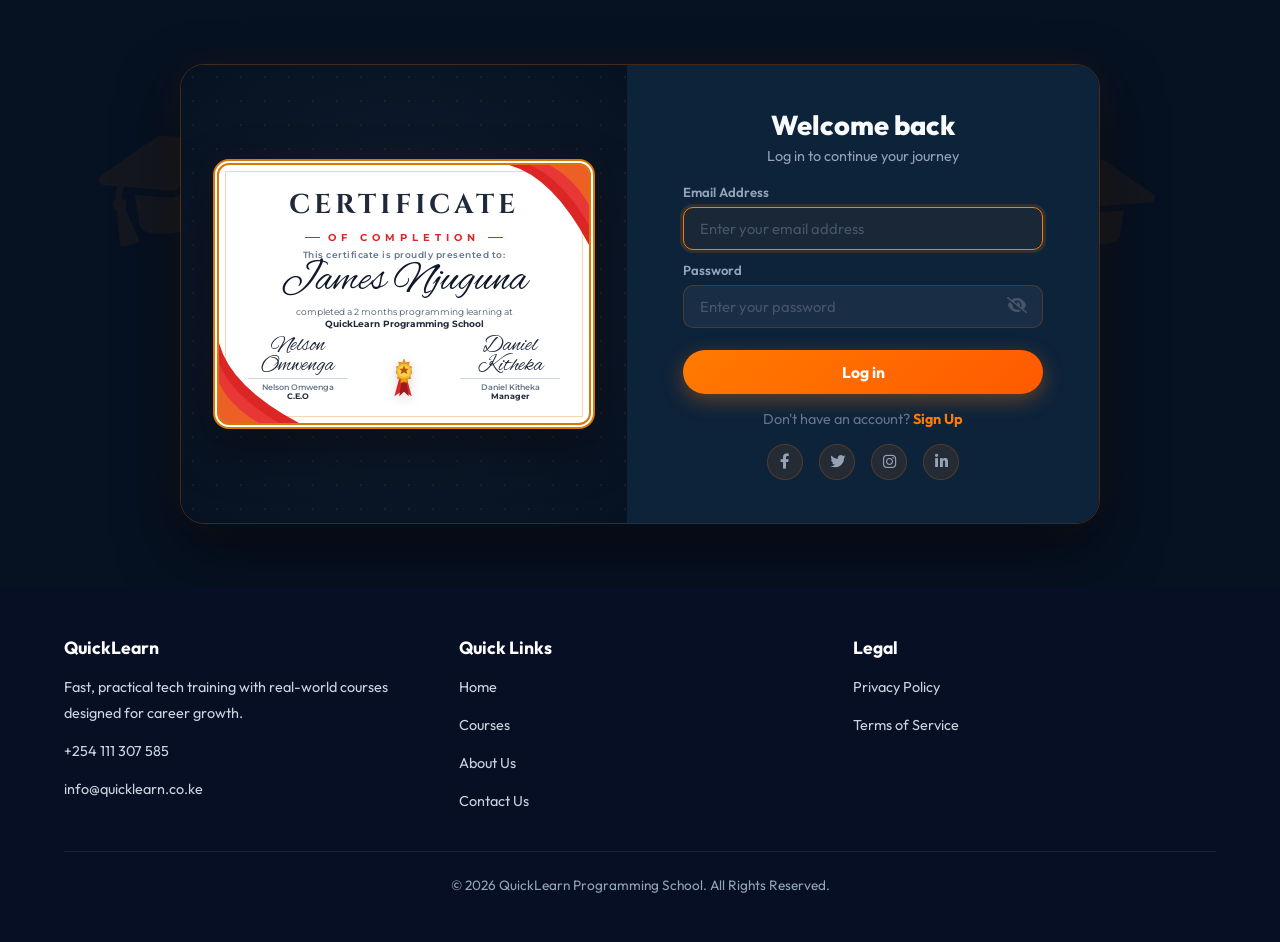
<file: static/login.html>
<!DOCTYPE html>
<html lang="en">
<head>
    <link rel="icon" type="image/svg+xml" href="/static/images/favicon.svg">

    <meta charset="UTF-8">
    <meta name="viewport" content="width=device-width, initial-scale=1.0">
    <title>Log In | QuickLearn Programming School</title>
    <meta name="description" content="Log in to QuickLearn Programming School to continue your learning journey.">
    <link rel="preconnect" href="https://fonts.googleapis.com">
    <link rel="preconnect" href="https://fonts.gstatic.com" crossorigin>
    <link href="https://fonts.googleapis.com/css2?family=Cinzel:wght@600;700;800&family=Alex+Brush&family=Montserrat:wght@400;500;600;700&family=Outfit:wght@300;400;500;600;700;800&display=swap" rel="stylesheet">
    <link rel="stylesheet" href="https://cdnjs.cloudflare.com/ajax/libs/font-awesome/6.0.0/css/all.min.css">
    <style>
        *, *::before, *::after { margin: 0; padding: 0; box-sizing: border-box; }

        body {
            font-family: 'Outfit', sans-serif;
            min-height: 100vh;
            display: flex;
            flex-direction: column;
            background: #061121;
            color: #F8FAFC;
            position: relative;
            overflow-x: hidden;
            overflow-y: auto;
        }

        .auth-container {
            flex: 1;
            display: flex;
            align-items: center;
            justify-content: center;
            padding: 4rem 2rem;
            position: relative;
            z-index: 1;
            width: 100%;
        }

        /* ── Footer ── */
        footer {
            background: #060f24;
            color: #cbd5e1;
            padding: 3rem 5%;
            font-family: 'Outfit', sans-serif;
            z-index: 10;
        }

        .footer-grid {
            display: grid;
            grid-template-columns: repeat(auto-fit, minmax(200px, 1fr));
            gap: 2rem;
            max-width: 1200px;
            margin: 0 auto 1.5rem;
            text-align: left;
        }

        .footer-brand h3,
        .footer-links h4 {
            color: white;
            margin-bottom: 1rem;
            font-size: 1.1rem;
        }

        .footer-brand p,
        .footer-links a,
        .footer-brand a {
            color: #cbd5e1;
            line-height: 1.8;
            display: block;
            margin-bottom: 0.75rem;
            text-decoration: none;
            font-size: 0.9rem;
        }

        .footer-links a:hover,
        .footer-brand a:hover {
            color: white;
        }

        .footer-bottom {
            text-align: center;
            color: #94a3b8;
            border-top: 1px solid rgba(255,255,255,0.08);
            padding-top: 1.5rem;
            font-size: 0.85rem;
        }

        /* ── Floating Background Decoration ── */
        .bg-decoration {
            position: absolute;
            color: rgba(255, 122, 0, 0.06);
            pointer-events: none;
            z-index: 0;
            user-select: none;
        }

        .dec-1 { top: 12%; left: 8%; font-size: 7rem; transform: rotate(-15deg); animation: float1 10s ease-in-out infinite; }
        .dec-2 { top: 75%; left: 5%; font-size: 5rem; transform: rotate(20deg); animation: float2 12s ease-in-out infinite; }
        .dec-3 { top: 15%; right: 10%; font-size: 6rem; transform: rotate(15deg); animation: float3 11s ease-in-out infinite; }
        .dec-4 { top: 78%; right: 7%; font-size: 8rem; transform: rotate(-25deg); animation: float4 13s ease-in-out infinite; }

        @keyframes float1 {
            0%, 100% { transform: translateY(0) rotate(-15deg); }
            50% { transform: translateY(-12px) rotate(-10deg); }
        }
        @keyframes float2 {
            0%, 100% { transform: translateY(0) rotate(20deg); }
            50% { transform: translateY(-15px) rotate(25deg); }
        }
        @keyframes float3 {
            0%, 100% { transform: translateY(0) rotate(15deg); }
            50% { transform: translateY(-10px) rotate(10deg); }
        }
        @keyframes float4 {
            0%, 100% { transform: translateY(0) rotate(-25deg); }
            50% { transform: translateY(-18px) rotate(-20deg); }
        }

        /* ── Auth Card Container ── */
        .auth-card {
            display: flex;
            width: 100%;
            max-width: 920px;
            min-height: 460px;
            border-radius: 24px;
            overflow: hidden;
            border: 1.5px solid rgba(255, 122, 0, 0.25);
            box-shadow: 0 25px 60px rgba(0, 0, 0, 0.5), 0 0 40px rgba(255, 122, 0, 0.08);
            animation: cardIn 0.8s cubic-bezier(0.16, 1, 0.3, 1) both;
        }

        @keyframes cardIn {
            from { opacity: 0; transform: translateY(30px) scale(0.97); }
            to   { opacity: 1; transform: translateY(0) scale(1); }
        }

        /* ── Certificate Side (Left) ── */
        .auth-image-side {
            flex: 1;
            position: relative;
            background: radial-gradient(circle at center, #111e2f 0%, #061121 100%);
            display: flex;
            align-items: center;
            justify-content: center;
            padding: 2rem;
            overflow: hidden;
        }

        .auth-image-side::before {
            content: '';
            position: absolute;
            inset: 0;
            background-image: radial-gradient(rgba(255, 122, 0, 0.15) 1px, transparent 1px);
            background-size: 24px 24px;
            opacity: 0.7;
            z-index: 1;
            pointer-events: none;
        }

        .auth-image-side::after {
            content: '';
            position: absolute;
            width: 300px;
            height: 300px;
            background: radial-gradient(circle, rgba(255, 122, 0, 0.1) 0%, transparent 70%);
            z-index: 1;
            pointer-events: none;
        }

        .cert-wrapper {
            position: relative;
            z-index: 5;
            width: 100%;
            display: flex;
            justify-content: center;
            align-items: center;
            perspective: 1000px;
        }

        .certificate {
            width: 100%;
            max-width: 440px;
            aspect-ratio: 1.414 / 1;
            background: #ffffff;
            color: #0f172a;
            border-radius: 16px;
            position: relative;
            padding: 1.5rem 1.8rem;
            box-shadow: 0 20px 50px rgba(0, 0, 0, 0.4), 0 0 30px rgba(255, 122, 0, 0.05);
            display: flex;
            flex-direction: column;
            justify-content: space-between;
            overflow: hidden;
            border: 6px double #d97706;
            transition: transform 0.5s cubic-bezier(0.175, 0.885, 0.32, 1.275), box-shadow 0.5s ease;
        }

        .certificate:hover {
            transform: translateY(-5px) rotateY(4deg) rotateX(2deg);
            box-shadow: 0 30px 60px rgba(0, 0, 0, 0.5), 0 0 40px rgba(255, 122, 0, 0.1);
        }

        .cert-inner-border {
            position: absolute;
            inset: 6px;
            border: 1px solid rgba(217, 119, 6, 0.3);
            pointer-events: none;
            z-index: 1;
        }

        .cert-corner-tr {
            position: absolute;
            top: 0;
            right: 0;
            width: 80px;
            height: 80px;
            z-index: 2;
            pointer-events: none;
        }

        .cert-corner-bl {
            position: absolute;
            bottom: 0;
            left: 0;
            width: 80px;
            height: 80px;
            z-index: 2;
            pointer-events: none;
        }

        .cert-content {
            position: relative;
            z-index: 3;
            height: 100%;
            display: flex;
            flex-direction: column;
            justify-content: space-between;
            align-items: center;
            text-align: center;
        }

        .cert-header {
            margin-top: 0.1rem;
        }

        .cert-title {
            font-family: 'Cinzel', serif;
            font-size: 1.7rem;
            font-weight: 700;
            letter-spacing: 4px;
            color: #1e293b;
            line-height: 1.1;
            margin-bottom: 0.1rem;
        }

        .cert-subtitle {
            font-family: 'Montserrat', sans-serif;
            font-size: 0.65rem;
            font-weight: 700;
            letter-spacing: 5px;
            color: #dc2626;
            display: inline-flex;
            align-items: center;
            gap: 8px;
        }
        
        .cert-subtitle::before, .cert-subtitle::after {
            content: '';
            width: 15px;
            height: 1px;
            background: #dc2626;
        }

        .cert-body {
            margin: 0.3rem 0;
        }

        .cert-present {
            font-family: 'Montserrat', sans-serif;
            font-size: 0.58rem;
            color: #64748b;
            font-weight: 600;
            margin-bottom: 0.1rem;
            letter-spacing: 0.5px;
        }

        .cert-name {
            font-family: 'Alex Brush', cursive;
            font-size: 2.6rem;
            color: #0f172a;
            line-height: 1;
            margin-bottom: 0.2rem;
        }

        .cert-description {
            font-family: 'Montserrat', sans-serif;
            font-size: 0.55rem;
            line-height: 1.4;
            color: #475569;
        }

        .cert-school {
            font-weight: 700;
            color: #1e293b;
        }

        .cert-footer {
            width: 100%;
            display: flex;
            justify-content: space-between;
            align-items: flex-end;
        }

        .cert-sig {
            width: 32%;
            text-align: center;
        }

        .sig-line {
            font-family: 'Alex Brush', cursive;
            font-size: 1.4rem;
            color: #1e293b;
            border-bottom: 1.5px solid #cbd5e1;
            padding-bottom: 2px;
            line-height: 0.9;
            margin-bottom: 4px;
        }

        .sig-title {
            font-family: 'Montserrat', sans-serif;
            font-size: 0.5rem;
            font-weight: 600;
            color: #64748b;
            line-height: 1.1;
        }
        
        .sig-title span {
            font-weight: 700;
            color: #1e293b;
        }

        .cert-seal-wrap {
            width: 20%;
            display: flex;
            justify-content: center;
            align-items: center;
        }

        .cert-seal {
            width: 48px;
            height: 48px;
            filter: drop-shadow(0 3px 6px rgba(0, 0, 0, 0.15));
        }

        /* ── Form Side (Right) ── */
        .auth-form-side {
            flex: 1;
            background: #0D233A;
            padding: 2rem 2.8rem;
            display: flex;
            flex-direction: column;
            justify-content: center;
            align-items: center;
        }

        .form-inner {
            width: 100%;
            max-width: 360px;
        }

        /* ── Logo Icon ── */
        .auth-logo {
            text-align: center;
            margin-bottom: 0.8rem;
        }
        .auth-logo-icon {
            width: 42px;
            height: 42px;
            border-radius: 12px;
            background: linear-gradient(135deg, #FF7A00, #FF5A00);
            display: inline-flex;
            align-items: center;
            justify-content: center;
            color: #fff;
            font-size: 1.2rem;
            box-shadow: 0 4px 15px rgba(255, 122, 0, 0.4);
        }

        /* ── Heading ── */
        .auth-heading {
            text-align: center;
            margin-bottom: 1.2rem;
        }
        .auth-heading h1 {
            font-size: 1.7rem;
            font-weight: 800;
            color: #F8FAFC;
            margin-bottom: 0.3rem;
        }
        .auth-heading p {
            font-size: 0.9rem;
            color: #94A3B8;
            font-weight: 400;
        }

        /* ── Divider ── */
        .divider {
            display: flex;
            align-items: center;
            gap: 1rem;
            margin: 1.2rem 0;
            color: #64748b;
            font-size: 0.82rem;
            font-weight: 500;
        }
        .divider::before, .divider::after {
            content: '';
            flex: 1;
            height: 1px;
            background: rgba(255, 122, 0, 0.15);
        }

        /* ── Form Inputs ── */
        .form-group {
            margin-bottom: 0.75rem;
        }
        .form-group label {
            display: block;
            font-size: 0.82rem;
            font-weight: 600;
            color: #94A3B8;
            margin-bottom: 0.4rem;
        }
        .input-wrapper {
            position: relative;
        }
        .input-wrapper input {
            width: 100%;
            padding: 0.7rem 1rem;
            padding-right: 2.8rem;
            background: rgba(255, 255, 255, 0.05);
            border: 1.5px solid rgba(255, 122, 0, 0.2);
            border-radius: 10px;
            color: #F8FAFC;
            font-size: 0.92rem;
            font-family: 'Outfit', sans-serif;
            transition: border-color 0.25s, box-shadow 0.25s;
        }
        .input-wrapper input::placeholder {
            color: #475569;
        }
        .input-wrapper input:focus {
            outline: none;
            border-color: #FF7A00;
            box-shadow: 0 0 0 3px rgba(255, 122, 0, 0.15);
            background: rgba(255, 122, 0, 0.05);
        }

        /* Password toggle */
        .toggle-pwd {
            position: absolute;
            right: 0.8rem;
            top: 50%;
            transform: translateY(-50%);
            background: none;
            border: none;
            color: #475569;
            cursor: pointer;
            font-size: 1rem;
            transition: color 0.25s;
            padding: 0.2rem;
        }
        .toggle-pwd:hover { color: #FF7A00; }

        /* ── Submit Button ── */
        .btn-auth {
            width: 100%;
            padding: 0.75rem;
            background: linear-gradient(135deg, #FF7A00 0%, #FF5A00 100%);
            color: #fff !important;
            border: none;
            border-radius: 50px;
            font-size: 0.98rem;
            font-weight: 700;
            font-family: 'Outfit', sans-serif;
            cursor: pointer;
            transition: all 0.3s ease;
            margin-top: 0.6rem;
            box-shadow: 0 6px 20px rgba(255, 122, 0, 0.35);
        }
        .btn-auth:hover {
            transform: translateY(-2px);
            box-shadow: 0 10px 30px rgba(255, 122, 0, 0.5);
        }
        .btn-auth:active { transform: translateY(0); }

        /* ── Auth Footer ── */
        .auth-footer {
            margin-top: 1rem;
            text-align: center;
            color: #64748b;
            font-size: 0.9rem;
        }
        .auth-footer a {
            color: #FF7A00;
            text-decoration: none;
            font-weight: 700;
        }
        .auth-footer a:hover { text-decoration: underline; }

        /* ── Social Icons ── */
        .social-icons {
            display: flex;
            justify-content: center;
            gap: 1rem;
            margin-top: 1rem;
        }
        .social-icons a {
            width: 36px;
            height: 36px;
            border-radius: 50%;
            background: rgba(255, 122, 0, 0.1);
            border: 1px solid rgba(255, 122, 0, 0.2);
            display: inline-flex;
            align-items: center;
            justify-content: center;
            color: #94A3B8;
            font-size: 0.95rem;
            text-decoration: none;
            transition: all 0.25s;
        }
        .social-icons a:hover {
            background: #FF7A00;
            border-color: #FF7A00;
            color: #fff;
            transform: translateY(-2px);
            box-shadow: 0 4px 12px rgba(255, 122, 0, 0.4);
        }

        /* ── Message Banners ── */
        .message-banner {
            padding: 0.75rem 1rem;
            border-radius: 10px;
            margin-bottom: 1rem;
            font-size: 0.85rem;
            text-align: center;
            font-weight: 600;
            display: none;
        }
        .error-banner {
            background: rgba(239, 68, 68, 0.1);
            color: #f87171;
            border: 1px solid rgba(239, 68, 68, 0.25);
        }
        .success-banner {
            background: rgba(52, 199, 89, 0.1);
            color: #4ade80;
            border: 1px solid rgba(52, 199, 89, 0.25);
        }

        /* ── Responsive ── */
        @media (max-width: 768px) {
            body { padding: 1rem; }
            .auth-card {
                flex-direction: column;
                max-width: 440px;
            }
            .auth-image-side {
                min-height: 250px;
                max-height: 250px;
                padding: 1rem;
            }
            .auth-form-side {
                padding: 2rem 1.8rem;
            }
            .certificate {
                border-width: 4px;
                padding: 1rem;
                border-radius: 12px;
            }
            .cert-title {
                font-size: 1.2rem;
                letter-spacing: 2px;
            }
            .cert-subtitle {
                font-size: 0.5rem;
                letter-spacing: 3px;
            }
            .cert-present {
                font-size: 0.5rem;
                margin-bottom: 0;
            }
            .cert-name {
                font-size: 1.8rem;
                margin-bottom: 0;
            }
            .cert-description {
                font-size: 0.45rem;
            }
            .sig-line {
                font-size: 1rem;
                margin-bottom: 2px;
            }
            .sig-title {
                font-size: 0.35rem;
            }
            .cert-seal {
                width: 36px;
                height: 36px;
            }
            .cert-corner-tr, .cert-corner-bl {
                width: 50px;
                height: 50px;
            }
        }
    </style>
</head>
<body>
    <!-- Floating Background Graduation Caps -->
    <div class="bg-decoration dec-1"><i class="fas fa-graduation-cap"></i></div>
    <div class="bg-decoration dec-2"><i class="fas fa-graduation-cap"></i></div>
    <div class="bg-decoration dec-3"><i class="fas fa-graduation-cap"></i></div>
    <div class="bg-decoration dec-4"><i class="fas fa-graduation-cap"></i></div>

    <div class="auth-container">
        <div class="auth-card">
            <!-- Certificate Side -->
            <div class="auth-image-side">
                <div class="cert-wrapper">
                    <div class="certificate">
                        <div class="cert-inner-border"></div>
                        
                        <!-- Top Right Corner Accent -->
                        <svg class="cert-corner-tr" viewBox="0 0 100 100" preserveAspectRatio="none">
                            <path d="M 0 0 Q 55 15, 100 100 L 100 0 Z" fill="#DC2626" />
                            <path d="M 25 0 Q 65 15, 100 75 L 100 0 Z" fill="#EF4444" opacity="0.6" />
                            <path d="M 50 0 Q 80 15, 100 50 L 100 0 Z" fill="#F59E0B" opacity="0.4" />
                        </svg>

                        <!-- Bottom Left Corner Accent -->
                        <svg class="cert-corner-bl" viewBox="0 0 100 100" preserveAspectRatio="none">
                            <path d="M 0 0 Q 15 55, 100 100 L 0 100 Z" fill="#DC2626" />
                            <path d="M 0 25 Q 15 65, 75 100 L 0 100 Z" fill="#EF4444" opacity="0.6" />
                            <path d="M 0 50 Q 15 80, 50 100 L 0 100 Z" fill="#F59E0B" opacity="0.4" />
                        </svg>

                        <div class="cert-content">
                            <div class="cert-header">
                                <h2 class="cert-title">CERTIFICATE</h2>
                                <div class="cert-subtitle">OF COMPLETION</div>
                            </div>
                            
                            <div class="cert-body">
                                <div class="cert-present">This certificate is proudly presented to:</div>
                                <div class="cert-name">James Njuguna</div>
                                <div class="cert-description">
                                    completed a 2 months programming learning at<br>
                                    <span class="cert-school">QuickLearn Programming School</span>
                                </div>
                            </div>
                            
                            <div class="cert-footer">
                                <div class="cert-sig">
                                    <div class="sig-line">Nelson Omwenga</div>
                                    <div class="sig-title">Nelson Omwenga<br><span>C.E.O</span></div>
                                </div>
                                <div class="cert-seal-wrap">
                                    <svg class="cert-seal" viewBox="0 0 100 100">
                                        <!-- Red ribbon tails -->
                                        <path d="M 40 55 L 30 92 L 48 80 L 66 92 L 56 55 Z" fill="#DC2626" />
                                        <path d="M 46 55 L 40 92 L 50 83 L 60 92 L 54 55 Z" fill="#991B1B" />
                                        <!-- Jagged gold seal -->
                                        <path d="M 50 15 L 53 23 L 61 21 L 59 29 L 66 31 L 62 38 L 67 43 L 61 47 L 64 55 L 56 56 L 57 64 L 50 62 L 43 64 L 44 56 L 36 55 L 39 47 L 33 43 L 38 38 L 34 31 L 41 29 L 39 21 L 47 23 Z" fill="#F59E0B" stroke="#D97706" stroke-width="1.5" />
                                        <circle cx="50" cy="40" r="16" fill="#FCD34D" stroke="#D97706" stroke-width="1" />
                                        <circle cx="50" cy="40" r="13" fill="none" stroke="#B45309" stroke-width="1" stroke-dasharray="2 1.5" />
                                        <polygon points="50,28 53,35 60,35 55,39 57,46 50,42 43,46 45,39 40,35 47,35" fill="#B45309" />
                                    </svg>
                                </div>
                                <div class="cert-sig">
                                    <div class="sig-line">Daniel Kitheka</div>
                                    <div class="sig-title">Daniel Kitheka<br><span>Manager</span></div>
                                </div>
                            </div>
                        </div>
                    </div>
                </div>
            </div>

            <!-- Form Side -->
            <div class="auth-form-side">
                <div class="form-inner">


                    <div class="auth-heading">
                        <h1>Welcome back</h1>
                        <p>Log in to continue your journey</p>
                    </div>

                    <div id="message-box" class="message-banner"></div>

                    <form action="/login" method="POST">
                        <div class="form-group">
                            <label for="email">Email Address</label>
                            <div class="input-wrapper">
                                <input type="email" id="email" name="email" placeholder="Enter your email address" required autofocus autocomplete="email">
                            </div>
                        </div>

                        <div class="form-group">
                            <label for="password">Password</label>
                            <div class="input-wrapper">
                                <input type="password" id="password" name="password" placeholder="Enter your password" required autocomplete="current-password">
                                <button type="button" class="toggle-pwd" onclick="togglePassword()" aria-label="Toggle password visibility">
                                    <i class="fas fa-eye-slash" id="pwd-icon"></i>
                                </button>
                            </div>
                        </div>

                        <button type="submit" class="btn-auth">Log in</button>
                    </form>

                    <div class="auth-footer">
                        Don't have an account? <a href="/signup">Sign Up</a>
                    </div>

                    <div class="social-icons">
                        <a href="#" aria-label="Facebook"><i class="fab fa-facebook-f"></i></a>
                        <a href="#" aria-label="Twitter"><i class="fab fa-twitter"></i></a>
                        <a href="#" aria-label="Instagram"><i class="fab fa-instagram"></i></a>
                        <a href="#" aria-label="LinkedIn"><i class="fab fa-linkedin-in"></i></a>
                    </div>


                </div>
            </div>
        </div>
    </div>

    <footer>
        <div class="footer-grid">
            <div class="footer-brand">
                <h3>QuickLearn</h3>
                <p>Fast, practical tech training with real-world courses designed for career growth.</p>
                <a href="tel:+254111307585">+254 111 307 585</a>
                <a href="mailto:info@quicklearn.co.ke">info@quicklearn.co.ke</a>
            </div>
            <div class="footer-links">
                <h4>Quick Links</h4>
                <a href="/">Home</a>
                <a href="/courses">Courses</a>
                <a href="/about">About Us</a>
                <a href="/contact">Contact Us</a>
            </div>
            <div class="footer-links">
                <h4>Legal</h4>
                <a href="/privacy">Privacy Policy</a>
                <a href="/terms">Terms of Service</a>
            </div>
        </div>
        <div class="footer-bottom">
            <p>&copy; 2026 QuickLearn Programming School. All Rights Reserved.</p>
        </div>
    </footer>

    <script>
        function togglePassword() {
            const input = document.getElementById('password');
            const icon = document.getElementById('pwd-icon');
            if (input.type === 'password') {
                input.type = 'text';
                icon.classList.replace('fa-eye-slash', 'fa-eye');
            } else {
                input.type = 'password';
                icon.classList.replace('fa-eye', 'fa-eye-slash');
            }
        }

        const urlParams = new URLSearchParams(window.location.search);
        const error = urlParams.get('error');
        const success = urlParams.get('success');
        const redirect = urlParams.get('redirect');
        const msgBox = document.getElementById('message-box');

        if (error) {
            msgBox.textContent = error;
            msgBox.className = 'message-banner error-banner';
            msgBox.style.display = 'block';
        } else if (success) {
            msgBox.textContent = success;
            msgBox.className = 'message-banner success-banner';
            msgBox.style.display = 'block';
        }

        if (redirect) {
            const form = document.querySelector('form');
            if (form) {
                form.action = `/login?redirect=${encodeURIComponent(redirect)}`;
            }
        }
    </script>
</body>
</html>
</file>
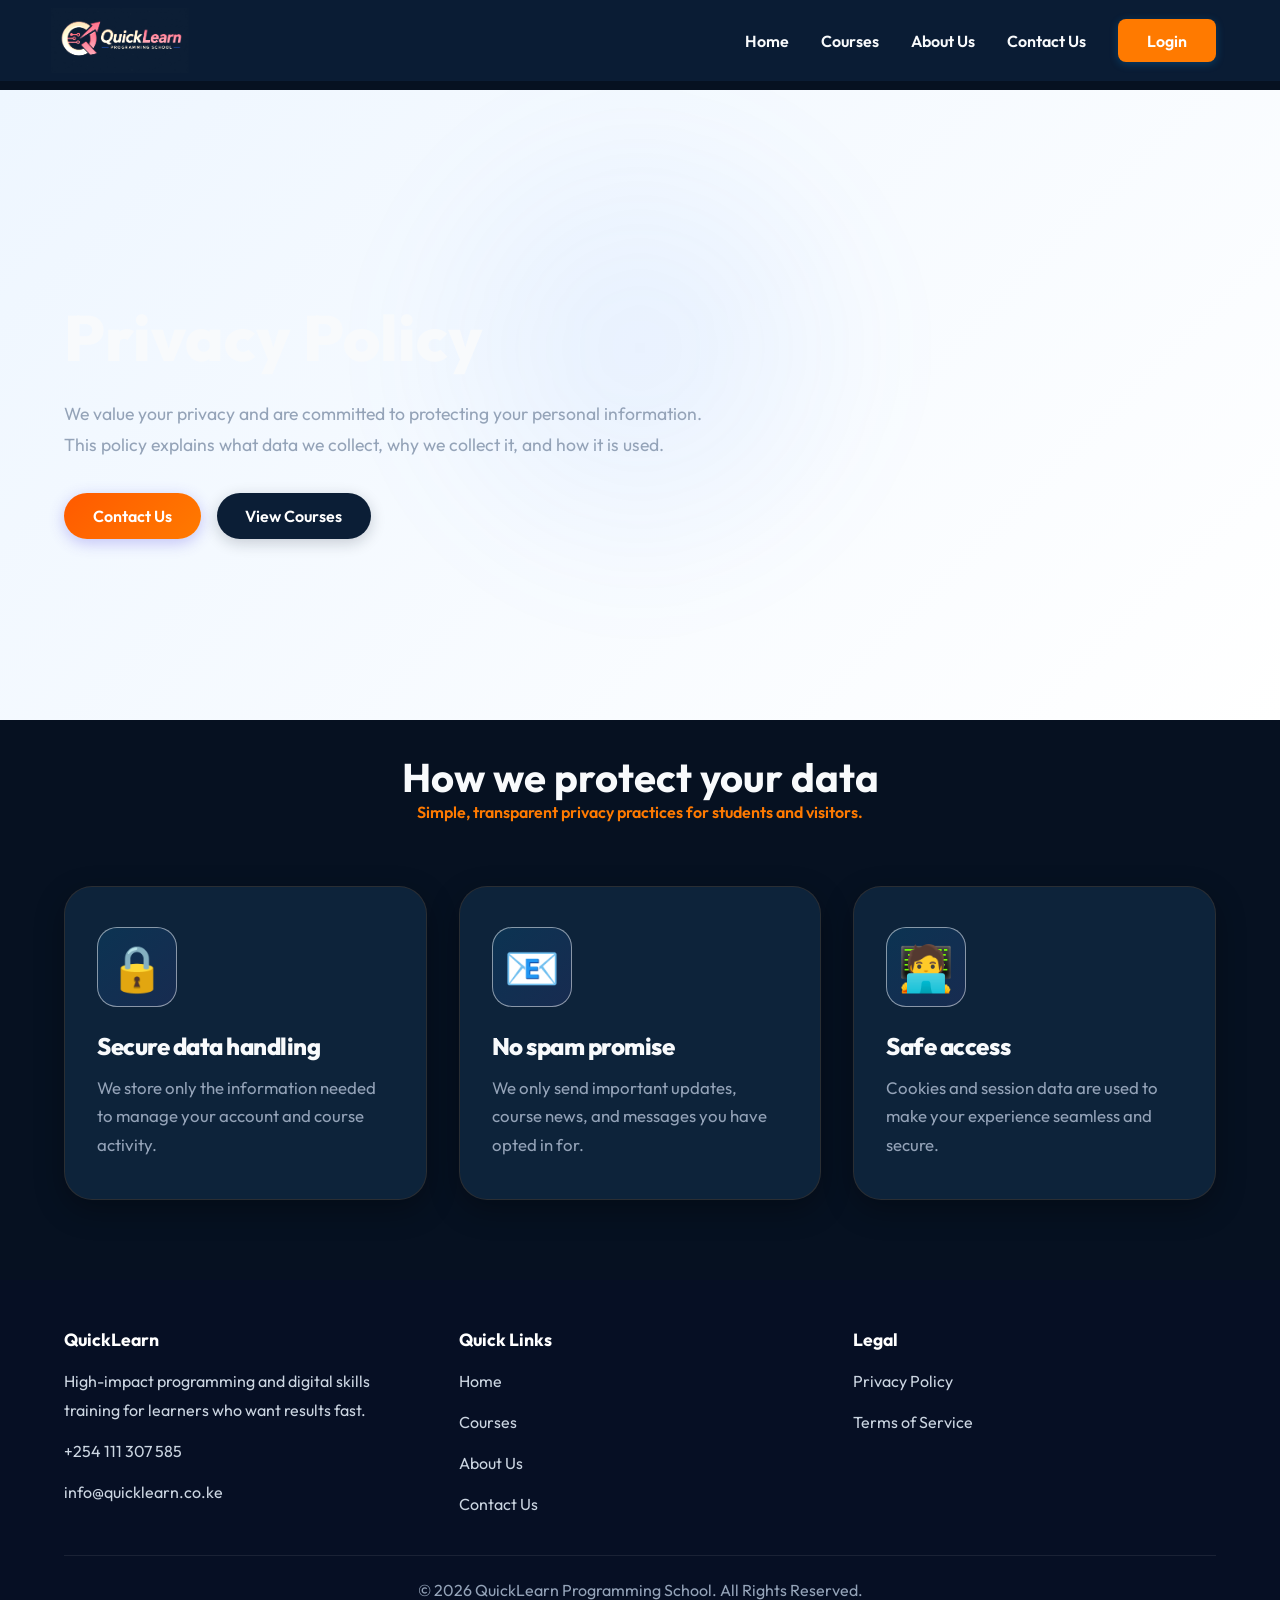
<file: static/privacy.html>
<!DOCTYPE html>
<html lang="en">
<head>
    <link rel="icon" type="image/svg+xml" href="/static/images/favicon.svg">

    <meta charset="UTF-8">
    <meta name="viewport" content="width=device-width, initial-scale=1.0">
    <title>Privacy Policy | QuickLearn Programming School</title>
    <link rel="preconnect" href="https://fonts.googleapis.com">
    <link rel="preconnect" href="https://fonts.gstatic.com" crossorigin>
    <link href="https://fonts.googleapis.com/css2?family=Outfit:wght@300;400;600;800&display=swap" rel="stylesheet">
    <link rel="stylesheet" href="https://cdnjs.cloudflare.com/ajax/libs/font-awesome/6.0.0/css/all.min.css">
    <link rel="stylesheet" href="/static/css/style.css">
</head>
<body>
    <nav class="navbar">
        <a href="/" class="logo-image">
            <img src="/static/images/logo.jpeg" alt="QuickLearn Logo">
        </a>
        <div class="nav-links" id="dynamic-nav">
            <a href="/">Home</a>
            <a href="/courses">Courses</a>
            <a href="/about">About Us</a>
            <a href="/contact">Contact Us</a>
            <a href="/login" class="btn-auth-nav">Login</a>
        </div>
    </nav>

    <section class="hero" style="min-height: 70vh; padding: 6rem 5% 4rem; background: linear-gradient(135deg, #eef6ff 0%, #ffffff 100%);">
        <div class="hero-content" style="max-width: 760px;">
            <h1>Privacy Policy</h1>
            <p style="font-size: 1.1rem; color: var(--text-muted); line-height: 1.8; margin-top: 1.2rem;">
                We value your privacy and are committed to protecting your personal information. This policy explains what data we collect, why we collect it, and how it is used.
            </p>
            <div class="hero-buttons" style="margin-top: 2rem; gap: 1rem;">
                <a href="/contact" class="btn btn-primary">Contact Us</a>
                <a href="/courses" class="btn btn-secondary" style="background: var(--primary-dark);">View Courses</a>
            </div>
        </div>
    </section>

    <section class="services-section" style="padding-top: 2rem; background: var(--bg-light);">
        <div class="section-header">
            <h2>How we protect your data</h2>
            <p>Simple, transparent privacy practices for students and visitors.</p>
        </div>
        <div class="services-grid">
            <div class="service-card">
                <div class="icon">🔒</div>
                <h3>Secure data handling</h3>
                <p>We store only the information needed to manage your account and course activity.</p>
            </div>
            <div class="service-card">
                <div class="icon">📧</div>
                <h3>No spam promise</h3>
                <p>We only send important updates, course news, and messages you have opted in for.</p>
            </div>
            <div class="service-card">
                <div class="icon">🧑‍💻</div>
                <h3>Safe access</h3>
                <p>Cookies and session data are used to make your experience seamless and secure.</p>
            </div>
        </div>
    </section>

    <footer>
        <div class="footer-grid">
            <div class="footer-brand">
                <h3>QuickLearn</h3>
                <p>High-impact programming and digital skills training for learners who want results fast.</p>
                <a href="tel:+254111307585">+254 111 307 585</a>
                <a href="mailto:info@quicklearn.co.ke">info@quicklearn.co.ke</a>
            </div>
            <div class="footer-links">
                <h4>Quick Links</h4>
                <a href="/">Home</a>
                <a href="/courses">Courses</a>
                <a href="/about">About Us</a>
                <a href="/contact">Contact Us</a>
            </div>
            <div class="footer-links">
                <h4>Legal</h4>
                <a href="/privacy">Privacy Policy</a>
                <a href="/terms">Terms of Service</a>
            </div>
        </div>
        <div class="footer-bottom">
            <p>&copy; 2026 QuickLearn Programming School. All Rights Reserved.</p>
        </div>
    </footer>

    <script src="/static/js/nav-active.js"></script>
</body>
</html>
</file>
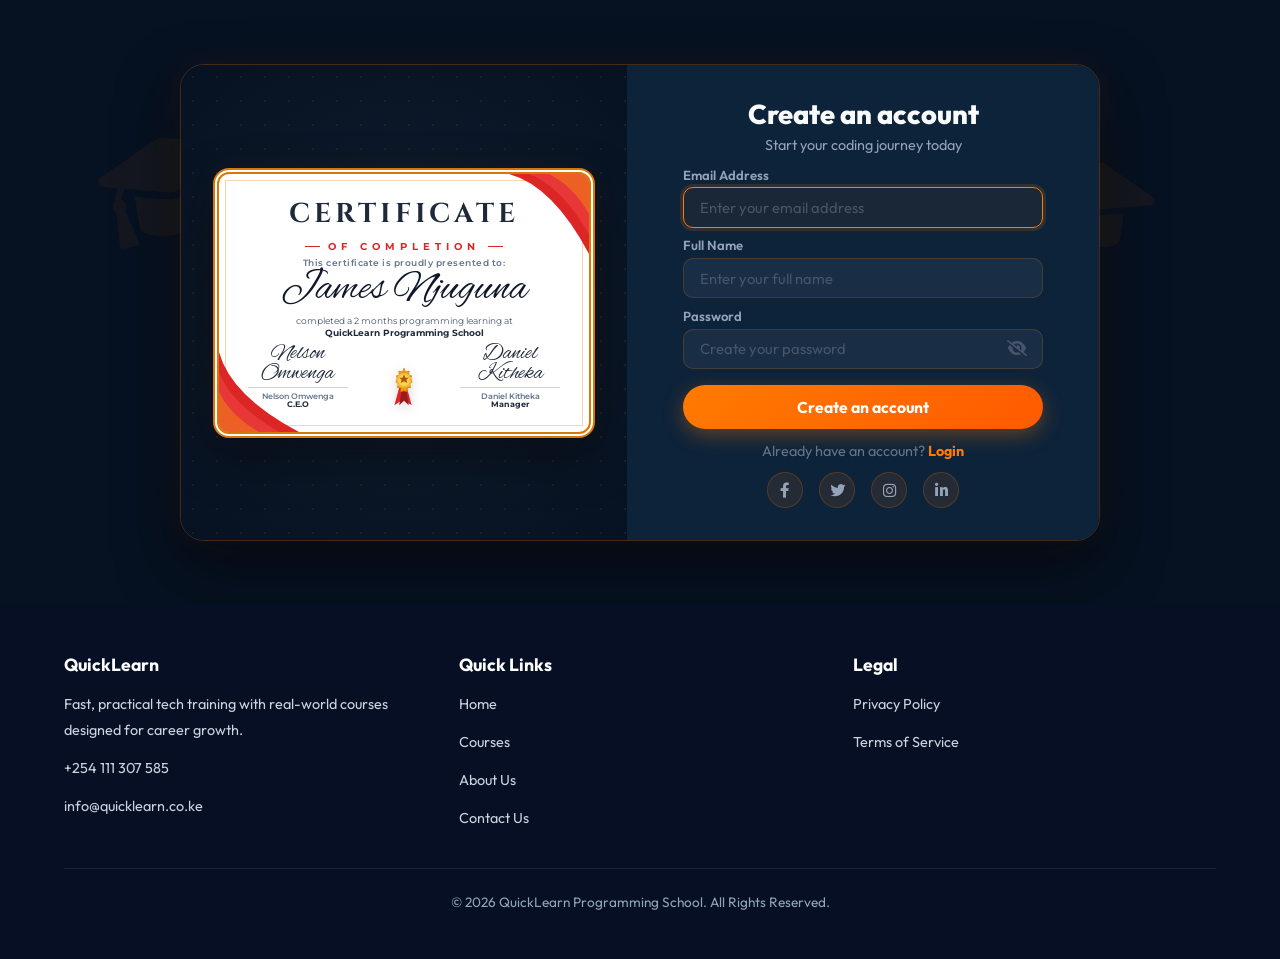
<file: static/signup.html>
<!DOCTYPE html>
<html lang="en">
<head>
    <link rel="icon" type="image/svg+xml" href="/static/images/favicon.svg">

    <meta charset="UTF-8">
    <meta name="viewport" content="width=device-width, initial-scale=1.0">
    <title>Sign Up | QuickLearn Programming School</title>
    <meta name="description" content="Create your free QuickLearn account and start mastering programming skills today.">
    <link rel="preconnect" href="https://fonts.googleapis.com">
    <link rel="preconnect" href="https://fonts.gstatic.com" crossorigin>
    <link href="https://fonts.googleapis.com/css2?family=Cinzel:wght@600;700;800&family=Alex+Brush&family=Montserrat:wght@400;500;600;700&family=Outfit:wght@300;400;500;600;700;800&display=swap" rel="stylesheet">
    <link rel="stylesheet" href="https://cdnjs.cloudflare.com/ajax/libs/font-awesome/6.0.0/css/all.min.css">
    <style>
        *, *::before, *::after { margin: 0; padding: 0; box-sizing: border-box; }

        body {
            font-family: 'Outfit', sans-serif;
            min-height: 100vh;
            display: flex;
            flex-direction: column;
            background: #061121;
            color: #F8FAFC;
            position: relative;
            overflow-x: hidden;
            overflow-y: auto;
        }

        .auth-container {
            flex: 1;
            display: flex;
            align-items: center;
            justify-content: center;
            padding: 4rem 2rem;
            position: relative;
            z-index: 1;
            width: 100%;
        }

        /* ── Footer ── */
        footer {
            background: #060f24;
            color: #cbd5e1;
            padding: 3rem 5%;
            font-family: 'Outfit', sans-serif;
            z-index: 10;
        }

        .footer-grid {
            display: grid;
            grid-template-columns: repeat(auto-fit, minmax(200px, 1fr));
            gap: 2rem;
            max-width: 1200px;
            margin: 0 auto 1.5rem;
            text-align: left;
        }

        .footer-brand h3,
        .footer-links h4 {
            color: white;
            margin-bottom: 1rem;
            font-size: 1.1rem;
        }

        .footer-brand p,
        .footer-links a,
        .footer-brand a {
            color: #cbd5e1;
            line-height: 1.8;
            display: block;
            margin-bottom: 0.75rem;
            text-decoration: none;
            font-size: 0.9rem;
        }

        .footer-links a:hover,
        .footer-brand a:hover {
            color: white;
        }

        .footer-bottom {
            text-align: center;
            color: #94a3b8;
            border-top: 1px solid rgba(255,255,255,0.08);
            padding-top: 1.5rem;
            font-size: 0.85rem;
        }

        /* ── Floating Background Decoration ── */
        .bg-decoration {
            position: absolute;
            color: rgba(255, 122, 0, 0.06);
            pointer-events: none;
            z-index: 0;
            user-select: none;
        }

        .dec-1 { top: 12%; left: 8%; font-size: 7rem; transform: rotate(-15deg); animation: float1 10s ease-in-out infinite; }
        .dec-2 { top: 75%; left: 5%; font-size: 5rem; transform: rotate(20deg); animation: float2 12s ease-in-out infinite; }
        .dec-3 { top: 15%; right: 10%; font-size: 6rem; transform: rotate(15deg); animation: float3 11s ease-in-out infinite; }
        .dec-4 { top: 78%; right: 7%; font-size: 8rem; transform: rotate(-25deg); animation: float4 13s ease-in-out infinite; }

        @keyframes float1 {
            0%, 100% { transform: translateY(0) rotate(-15deg); }
            50% { transform: translateY(-12px) rotate(-10deg); }
        }
        @keyframes float2 {
            0%, 100% { transform: translateY(0) rotate(20deg); }
            50% { transform: translateY(-15px) rotate(25deg); }
        }
        @keyframes float3 {
            0%, 100% { transform: translateY(0) rotate(15deg); }
            50% { transform: translateY(-10px) rotate(10deg); }
        }
        @keyframes float4 {
            0%, 100% { transform: translateY(0) rotate(-25deg); }
            50% { transform: translateY(-18px) rotate(-20deg); }
        }

        /* ── Auth Card Container ── */
        .auth-card {
            display: flex;
            width: 100%;
            max-width: 920px;
            min-height: 460px;
            border-radius: 24px;
            overflow: hidden;
            border: 1.5px solid rgba(255, 122, 0, 0.25);
            box-shadow: 0 25px 60px rgba(0, 0, 0, 0.5), 0 0 40px rgba(255, 122, 0, 0.08);
            animation: cardIn 0.8s cubic-bezier(0.16, 1, 0.3, 1) both;
        }

        @keyframes cardIn {
            from { opacity: 0; transform: translateY(30px) scale(0.97); }
            to   { opacity: 1; transform: translateY(0) scale(1); }
        }

        /* ── Certificate Side (Left) ── */
        .auth-image-side {
            flex: 1;
            position: relative;
            background: radial-gradient(circle at center, #111e2f 0%, #061121 100%);
            display: flex;
            align-items: center;
            justify-content: center;
            padding: 2rem;
            overflow: hidden;
        }

        .auth-image-side::before {
            content: '';
            position: absolute;
            inset: 0;
            background-image: radial-gradient(rgba(255, 122, 0, 0.15) 1px, transparent 1px);
            background-size: 24px 24px;
            opacity: 0.7;
            z-index: 1;
            pointer-events: none;
        }

        .auth-image-side::after {
            content: '';
            position: absolute;
            width: 300px;
            height: 300px;
            background: radial-gradient(circle, rgba(255, 122, 0, 0.1) 0%, transparent 70%);
            z-index: 1;
            pointer-events: none;
        }

        .cert-wrapper {
            position: relative;
            z-index: 5;
            width: 100%;
            display: flex;
            justify-content: center;
            align-items: center;
            perspective: 1000px;
        }

        .certificate {
            width: 100%;
            max-width: 440px;
            aspect-ratio: 1.414 / 1;
            background: #ffffff;
            color: #0f172a;
            border-radius: 16px;
            position: relative;
            padding: 1.5rem 1.8rem;
            box-shadow: 0 20px 50px rgba(0, 0, 0, 0.4), 0 0 30px rgba(255, 122, 0, 0.05);
            display: flex;
            flex-direction: column;
            justify-content: space-between;
            overflow: hidden;
            border: 6px double #d97706;
            transition: transform 0.5s cubic-bezier(0.175, 0.885, 0.32, 1.275), box-shadow 0.5s ease;
        }

        .certificate:hover {
            transform: translateY(-5px) rotateY(4deg) rotateX(2deg);
            box-shadow: 0 30px 60px rgba(0, 0, 0, 0.5), 0 0 40px rgba(255, 122, 0, 0.1);
        }

        .cert-inner-border {
            position: absolute;
            inset: 6px;
            border: 1px solid rgba(217, 119, 6, 0.3);
            pointer-events: none;
            z-index: 1;
        }

        .cert-corner-tr {
            position: absolute;
            top: 0;
            right: 0;
            width: 80px;
            height: 80px;
            z-index: 2;
            pointer-events: none;
        }

        .cert-corner-bl {
            position: absolute;
            bottom: 0;
            left: 0;
            width: 80px;
            height: 80px;
            z-index: 2;
            pointer-events: none;
        }

        .cert-content {
            position: relative;
            z-index: 3;
            height: 100%;
            display: flex;
            flex-direction: column;
            justify-content: space-between;
            align-items: center;
            text-align: center;
        }

        .cert-header {
            margin-top: 0.1rem;
        }

        .cert-title {
            font-family: 'Cinzel', serif;
            font-size: 1.7rem;
            font-weight: 700;
            letter-spacing: 4px;
            color: #1e293b;
            line-height: 1.1;
            margin-bottom: 0.1rem;
        }

        .cert-subtitle {
            font-family: 'Montserrat', sans-serif;
            font-size: 0.65rem;
            font-weight: 700;
            letter-spacing: 5px;
            color: #dc2626;
            display: inline-flex;
            align-items: center;
            gap: 8px;
        }
        
        .cert-subtitle::before, .cert-subtitle::after {
            content: '';
            width: 15px;
            height: 1px;
            background: #dc2626;
        }

        .cert-body {
            margin: 0.3rem 0;
        }

        .cert-present {
            font-family: 'Montserrat', sans-serif;
            font-size: 0.58rem;
            color: #64748b;
            font-weight: 600;
            margin-bottom: 0.1rem;
            letter-spacing: 0.5px;
        }

        .cert-name {
            font-family: 'Alex Brush', cursive;
            font-size: 2.6rem;
            color: #0f172a;
            line-height: 1;
            margin-bottom: 0.2rem;
        }

        .cert-description {
            font-family: 'Montserrat', sans-serif;
            font-size: 0.55rem;
            line-height: 1.4;
            color: #475569;
        }

        .cert-school {
            font-weight: 700;
            color: #1e293b;
        }

        .cert-footer {
            width: 100%;
            display: flex;
            justify-content: space-between;
            align-items: flex-end;
        }

        .cert-sig {
            width: 32%;
            text-align: center;
        }

        .sig-line {
            font-family: 'Alex Brush', cursive;
            font-size: 1.4rem;
            color: #1e293b;
            border-bottom: 1.5px solid #cbd5e1;
            padding-bottom: 2px;
            line-height: 0.9;
            margin-bottom: 4px;
        }

        .sig-title {
            font-family: 'Montserrat', sans-serif;
            font-size: 0.5rem;
            font-weight: 600;
            color: #64748b;
            line-height: 1.1;
        }
        
        .sig-title span {
            font-weight: 700;
            color: #1e293b;
        }

        .cert-seal-wrap {
            width: 20%;
            display: flex;
            justify-content: center;
            align-items: center;
        }

        .cert-seal {
            width: 48px;
            height: 48px;
            filter: drop-shadow(0 3px 6px rgba(0, 0, 0, 0.15));
        }

        /* ── Form Side (Right) ── */
        .auth-form-side {
            flex: 1;
            background: #0D233A;
            padding: 2rem 2.8rem;
            display: flex;
            flex-direction: column;
            justify-content: center;
            align-items: center;
        }

        .form-inner {
            width: 100%;
            max-width: 360px;
        }

        /* ── Logo Icon ── */
        .auth-logo {
            text-align: center;
            margin-bottom: 0.5rem;
        }
        .auth-logo-icon {
            width: 42px;
            height: 42px;
            border-radius: 12px;
            background: linear-gradient(135deg, #FF7A00, #FF5A00);
            display: inline-flex;
            align-items: center;
            justify-content: center;
            color: #fff;
            font-size: 1.2rem;
            box-shadow: 0 4px 15px rgba(255, 122, 0, 0.4);
        }

        /* ── Heading ── */
        .auth-heading {
            text-align: center;
            margin-bottom: 0.8rem;
        }
        .auth-heading h1 {
            font-size: 1.7rem;
            font-weight: 800;
            color: #F8FAFC;
            margin-bottom: 0.3rem;
        }
        .auth-heading p {
            font-size: 0.9rem;
            color: #94A3B8;
            font-weight: 400;
        }

        /* ── Divider ── */
        .divider {
            display: flex;
            align-items: center;
            gap: 1rem;
            margin: 0.8rem 0;
            color: #64748b;
            font-size: 0.82rem;
            font-weight: 500;
        }
        .divider::before, .divider::after {
            content: '';
            flex: 1;
            height: 1px;
            background: rgba(255, 122, 0, 0.15);
        }

        /* ── Form Inputs ── */
        .form-group {
            margin-bottom: 0.6rem;
        }
        .form-group label {
            display: block;
            font-size: 0.82rem;
            font-weight: 600;
            color: #94A3B8;
            margin-bottom: 0.3rem;
        }
        .input-wrapper { position: relative; }
        .input-wrapper input {
            width: 100%;
            padding: 0.6rem 1rem;
            padding-right: 2.8rem;
            background: rgba(255, 255, 255, 0.05);
            border: 1.5px solid rgba(255, 122, 0, 0.2);
            border-radius: 10px;
            color: #F8FAFC;
            font-size: 0.92rem;
            font-family: 'Outfit', sans-serif;
            transition: border-color 0.25s, box-shadow 0.25s;
        }
        .input-wrapper input::placeholder { color: #475569; }
        .input-wrapper input:focus {
            outline: none;
            border-color: #FF7A00;
            box-shadow: 0 0 0 3px rgba(255, 122, 0, 0.15);
            background: rgba(255, 122, 0, 0.05);
        }

        .toggle-pwd {
            position: absolute;
            right: 0.8rem;
            top: 50%;
            transform: translateY(-50%);
            background: none;
            border: none;
            color: #475569;
            cursor: pointer;
            font-size: 1rem;
            transition: color 0.25s;
            padding: 0.2rem;
        }
        .toggle-pwd:hover { color: #FF7A00; }

        /* ── Submit Button ── */
        .btn-auth {
            width: 100%;
            padding: 0.75rem;
            background: linear-gradient(135deg, #FF7A00 0%, #FF5A00 100%);
            color: #fff !important;
            border: none;
            border-radius: 50px;
            font-size: 0.98rem;
            font-weight: 700;
            font-family: 'Outfit', sans-serif;
            cursor: pointer;
            transition: all 0.3s ease;
            margin-top: 0.4rem;
            box-shadow: 0 6px 20px rgba(255, 122, 0, 0.35);
        }
        .btn-auth:hover {
            transform: translateY(-2px);
            box-shadow: 0 10px 30px rgba(255, 122, 0, 0.5);
        }
        .btn-auth:active { transform: translateY(0); }

        .auth-footer {
            margin-top: 0.8rem;
            text-align: center;
            color: #64748b;
            font-size: 0.9rem;
        }
        .auth-footer a {
            color: #FF7A00;
            text-decoration: none;
            font-weight: 700;
        }
        .auth-footer a:hover { text-decoration: underline; }

        /* ── Social Icons ── */
        .social-icons {
            display: flex;
            justify-content: center;
            gap: 1rem;
            margin-top: 0.8rem;
        }
        .social-icons a {
            width: 36px;
            height: 36px;
            border-radius: 50%;
            background: rgba(255, 122, 0, 0.1);
            border: 1px solid rgba(255, 122, 0, 0.2);
            display: inline-flex;
            align-items: center;
            justify-content: center;
            color: #94A3B8;
            font-size: 0.95rem;
            text-decoration: none;
            transition: all 0.25s;
        }
        .social-icons a:hover {
            background: #FF7A00;
            border-color: #FF7A00;
            color: #fff;
            transform: translateY(-2px);
            box-shadow: 0 4px 12px rgba(255, 122, 0, 0.4);
        }

        /* ── Error Banner ── */
        .error-banner {
            padding: 0.75rem 1rem;
            border-radius: 10px;
            margin-bottom: 1rem;
            font-size: 0.85rem;
            text-align: center;
            font-weight: 600;
            background: rgba(239, 68, 68, 0.1);
            color: #f87171;
            border: 1px solid rgba(239, 68, 68, 0.25);
            display: none;
        }

        /* ── Responsive ── */
        @media (max-width: 768px) {
            body { padding: 1rem; }
            .auth-card {
                flex-direction: column;
                max-width: 440px;
            }
            .auth-image-side {
                min-height: 250px;
                max-height: 250px;
                padding: 1rem;
            }
            .auth-form-side {
                padding: 2rem 1.8rem;
            }
            .certificate {
                border-width: 4px;
                padding: 1rem;
                border-radius: 12px;
            }
            .cert-title {
                font-size: 1.2rem;
                letter-spacing: 2px;
            }
            .cert-subtitle {
                font-size: 0.5rem;
                letter-spacing: 3px;
            }
            .cert-present {
                font-size: 0.5rem;
                margin-bottom: 0;
            }
            .cert-name {
                font-size: 1.8rem;
                margin-bottom: 0;
            }
            .cert-description {
                font-size: 0.45rem;
            }
            .sig-line {
                font-size: 1rem;
                margin-bottom: 2px;
            }
            .sig-title {
                font-size: 0.35rem;
            }
            .cert-seal {
                width: 36px;
                height: 36px;
            }
            .cert-corner-tr, .cert-corner-bl {
                width: 50px;
                height: 50px;
            }
        }
    </style>
</head>
<body>
    <!-- Floating Background Graduation Caps -->
    <div class="bg-decoration dec-1"><i class="fas fa-graduation-cap"></i></div>
    <div class="bg-decoration dec-2"><i class="fas fa-graduation-cap"></i></div>
    <div class="bg-decoration dec-3"><i class="fas fa-graduation-cap"></i></div>
    <div class="bg-decoration dec-4"><i class="fas fa-graduation-cap"></i></div>

    <div class="auth-container">
        <div class="auth-card">
            <!-- Certificate Side -->
            <div class="auth-image-side">
                <div class="cert-wrapper">
                    <div class="certificate">
                        <div class="cert-inner-border"></div>
                        
                        <!-- Top Right Corner Accent -->
                        <svg class="cert-corner-tr" viewBox="0 0 100 100" preserveAspectRatio="none">
                            <path d="M 0 0 Q 55 15, 100 100 L 100 0 Z" fill="#DC2626" />
                            <path d="M 25 0 Q 65 15, 100 75 L 100 0 Z" fill="#EF4444" opacity="0.6" />
                            <path d="M 50 0 Q 80 15, 100 50 L 100 0 Z" fill="#F59E0B" opacity="0.4" />
                        </svg>

                        <!-- Bottom Left Corner Accent -->
                        <svg class="cert-corner-bl" viewBox="0 0 100 100" preserveAspectRatio="none">
                            <path d="M 0 0 Q 15 55, 100 100 L 0 100 Z" fill="#DC2626" />
                            <path d="M 0 25 Q 15 65, 75 100 L 0 100 Z" fill="#EF4444" opacity="0.6" />
                            <path d="M 0 50 Q 15 80, 50 100 L 0 100 Z" fill="#F59E0B" opacity="0.4" />
                        </svg>

                        <div class="cert-content">
                            <div class="cert-header">
                                <h2 class="cert-title">CERTIFICATE</h2>
                                <div class="cert-subtitle">OF COMPLETION</div>
                            </div>
                            
                            <div class="cert-body">
                                <div class="cert-present">This certificate is proudly presented to:</div>
                                <div class="cert-name">James Njuguna</div>
                                <div class="cert-description">
                                    completed a 2 months programming learning at<br>
                                    <span class="cert-school">QuickLearn Programming School</span>
                                </div>
                            </div>
                            
                            <div class="cert-footer">
                                <div class="cert-sig">
                                    <div class="sig-line">Nelson Omwenga</div>
                                    <div class="sig-title">Nelson Omwenga<br><span>C.E.O</span></div>
                                </div>
                                <div class="cert-seal-wrap">
                                    <svg class="cert-seal" viewBox="0 0 100 100">
                                        <!-- Red ribbon tails -->
                                        <path d="M 40 55 L 30 92 L 48 80 L 66 92 L 56 55 Z" fill="#DC2626" />
                                        <path d="M 46 55 L 40 92 L 50 83 L 60 92 L 54 55 Z" fill="#991B1B" />
                                        <!-- Jagged gold seal -->
                                        <path d="M 50 15 L 53 23 L 61 21 L 59 29 L 66 31 L 62 38 L 67 43 L 61 47 L 64 55 L 56 56 L 57 64 L 50 62 L 43 64 L 44 56 L 36 55 L 39 47 L 33 43 L 38 38 L 34 31 L 41 29 L 39 21 L 47 23 Z" fill="#F59E0B" stroke="#D97706" stroke-width="1.5" />
                                        <circle cx="50" cy="40" r="16" fill="#FCD34D" stroke="#D97706" stroke-width="1" />
                                        <circle cx="50" cy="40" r="13" fill="none" stroke="#B45309" stroke-width="1" stroke-dasharray="2 1.5" />
                                        <polygon points="50,28 53,35 60,35 55,39 57,46 50,42 43,46 45,39 40,35 47,35" fill="#B45309" />
                                    </svg>
                                </div>
                                <div class="cert-sig">
                                    <div class="sig-line">Daniel Kitheka</div>
                                    <div class="sig-title">Daniel Kitheka<br><span>Manager</span></div>
                                </div>
                            </div>
                        </div>
                    </div>
                </div>
            </div>

            <!-- Form Side -->
            <div class="auth-form-side">
                <div class="form-inner">


                    <div class="auth-heading">
                        <h1>Create an account</h1>
                        <p>Start your coding journey today</p>
                    </div>

                    <div id="error-box" class="error-banner"></div>

                    <form action="/signup" method="POST">
                        <div class="form-group">
                            <label for="email">Email Address</label>
                            <div class="input-wrapper">
                                <input type="email" id="email" name="email" placeholder="Enter your email address" required autofocus autocomplete="email">
                            </div>
                        </div>

                        <div class="form-group">
                            <label for="name">Full Name</label>
                            <div class="input-wrapper">
                                <input type="text" id="name" name="name" placeholder="Enter your full name" required autocomplete="name">
                            </div>
                        </div>

                        <div class="form-group">
                            <label for="password">Password</label>
                            <div class="input-wrapper">
                                <input type="password" id="password" name="password" placeholder="Create your password" required minlength="6" autocomplete="new-password">
                                <button type="button" class="toggle-pwd" onclick="togglePassword()" aria-label="Toggle password visibility">
                                    <i class="fas fa-eye-slash" id="pwd-icon"></i>
                                </button>
                            </div>
                        </div>

                        <button type="submit" class="btn-auth">Create an account</button>
                    </form>

                    <div class="auth-footer">
                        Already have an account? <a href="/login">Login</a>
                    </div>

                    <div class="social-icons">
                        <a href="#" aria-label="Facebook"><i class="fab fa-facebook-f"></i></a>
                        <a href="#" aria-label="Twitter"><i class="fab fa-twitter"></i></a>
                        <a href="#" aria-label="Instagram"><i class="fab fa-instagram"></i></a>
                        <a href="#" aria-label="LinkedIn"><i class="fab fa-linkedin-in"></i></a>
                    </div>
                </div>
            </div>
        </div>
    </div>

    <footer>
        <div class="footer-grid">
            <div class="footer-brand">
                <h3>QuickLearn</h3>
                <p>Fast, practical tech training with real-world courses designed for career growth.</p>
                <a href="tel:+254111307585">+254 111 307 585</a>
                <a href="mailto:info@quicklearn.co.ke">info@quicklearn.co.ke</a>
            </div>
            <div class="footer-links">
                <h4>Quick Links</h4>
                <a href="/">Home</a>
                <a href="/courses">Courses</a>
                <a href="/about">About Us</a>
                <a href="/contact">Contact Us</a>
            </div>
            <div class="footer-links">
                <h4>Legal</h4>
                <a href="/privacy">Privacy Policy</a>
                <a href="/terms">Terms of Service</a>
            </div>
        </div>
        <div class="footer-bottom">
            <p>&copy; 2026 QuickLearn Programming School. All Rights Reserved.</p>
        </div>
    </footer>

    <script>
        function togglePassword() {
            const input = document.getElementById('password');
            const icon = document.getElementById('pwd-icon');
            if (input.type === 'password') {
                input.type = 'text';
                icon.classList.replace('fa-eye-slash', 'fa-eye');
            } else {
                input.type = 'password';
                icon.classList.replace('fa-eye', 'fa-eye-slash');
            }
        }

        const urlParams = new URLSearchParams(window.location.search);
        const error = urlParams.get('error');
        if (error) {
            const errorBox = document.getElementById('error-box');
            errorBox.textContent = error;
            errorBox.style.display = 'block';
        }
    </script>
</body>
</html>
</file>
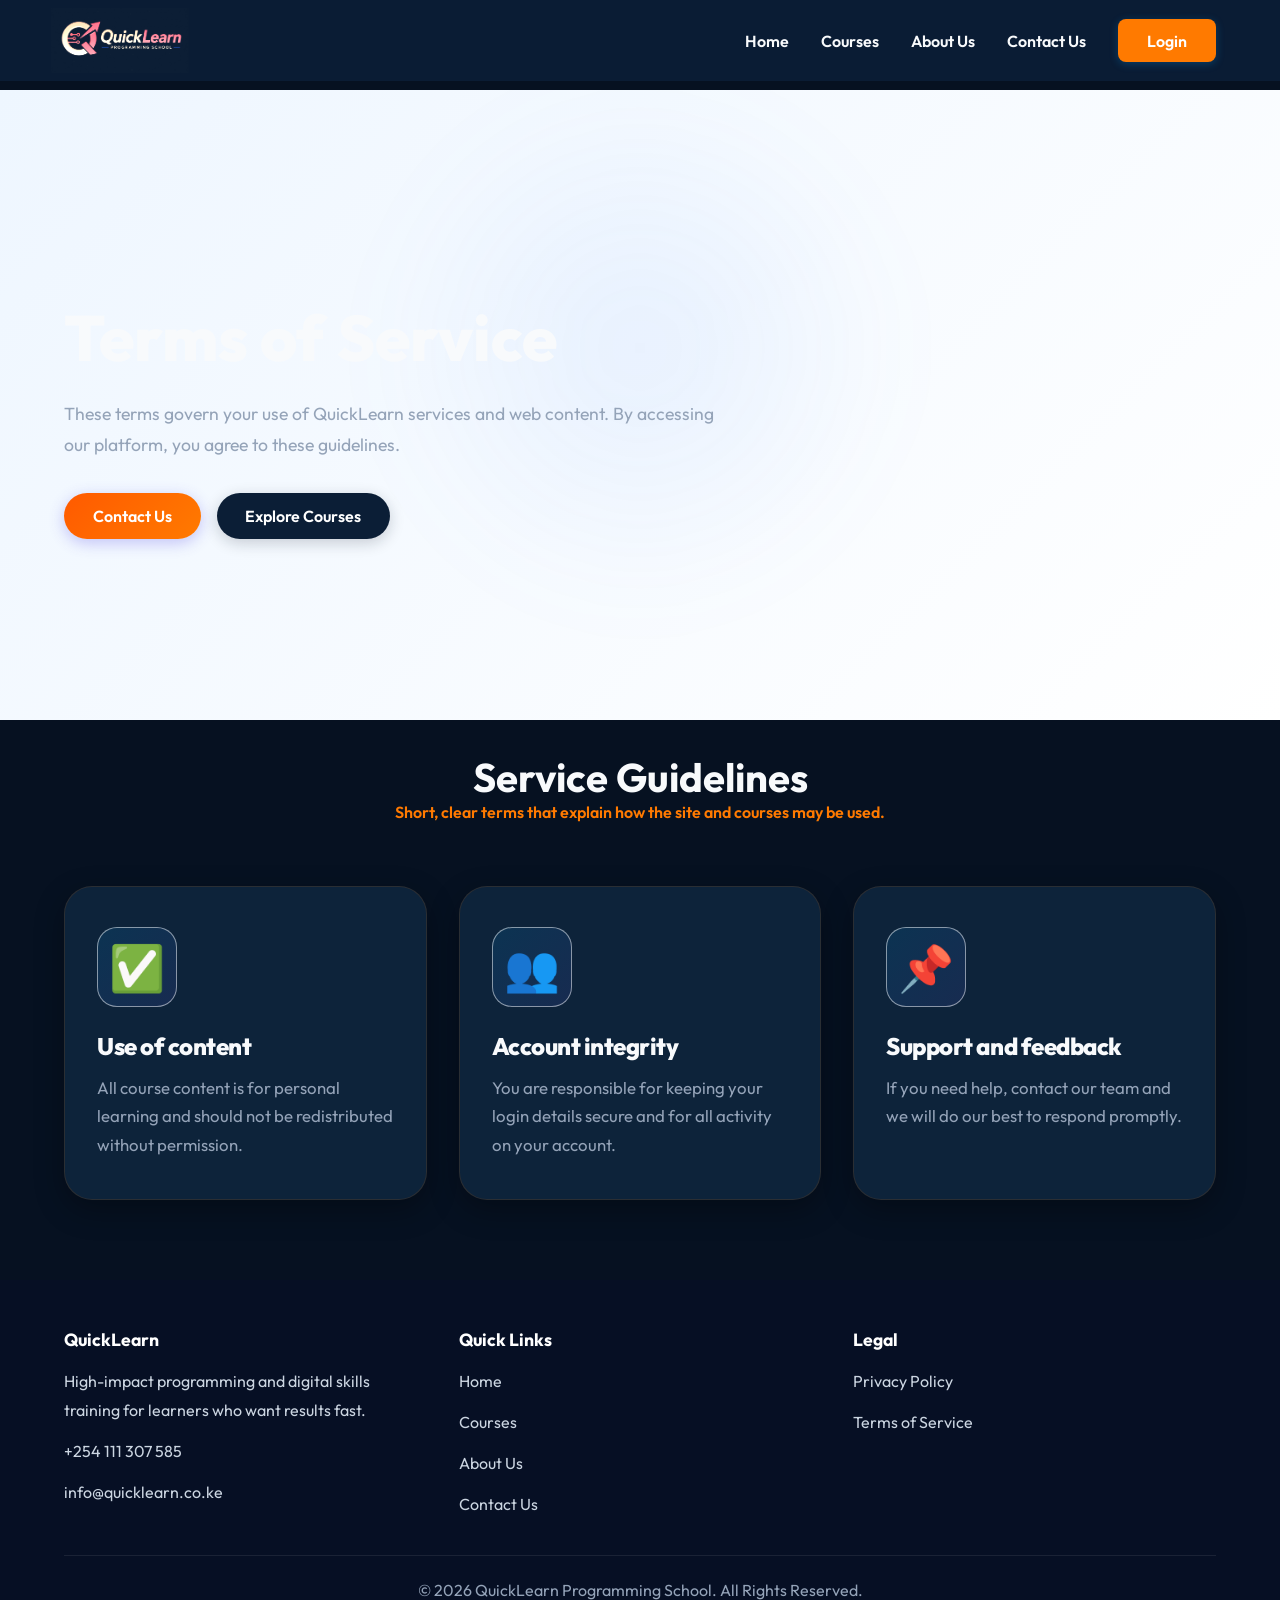
<file: static/terms.html>
<!DOCTYPE html>
<html lang="en">
<head>
    <link rel="icon" type="image/svg+xml" href="/static/images/favicon.svg">

    <meta charset="UTF-8">
    <meta name="viewport" content="width=device-width, initial-scale=1.0">
    <title>Terms of Service | QuickLearn Programming School</title>
    <link rel="preconnect" href="https://fonts.googleapis.com">
    <link rel="preconnect" href="https://fonts.gstatic.com" crossorigin>
    <link href="https://fonts.googleapis.com/css2?family=Outfit:wght@300;400;600;800&display=swap" rel="stylesheet">
    <link rel="stylesheet" href="https://cdnjs.cloudflare.com/ajax/libs/font-awesome/6.0.0/css/all.min.css">
    <link rel="stylesheet" href="/static/css/style.css">
</head>
<body>
    <nav class="navbar">
        <a href="/" class="logo-image">
            <img src="/static/images/logo.jpeg" alt="QuickLearn Logo">
        </a>
        <div class="nav-links" id="dynamic-nav">
            <a href="/">Home</a>
            <a href="/courses">Courses</a>
            <a href="/about">About Us</a>
            <a href="/contact">Contact Us</a>
            <a href="/login" class="btn-auth-nav">Login</a>
        </div>
    </nav>

    <section class="hero" style="min-height: 70vh; padding: 6rem 5% 4rem; background: linear-gradient(135deg, #eef6ff 0%, #ffffff 100%);">
        <div class="hero-content" style="max-width: 760px;">
            <h1>Terms of Service</h1>
            <p style="font-size: 1.1rem; color: var(--text-muted); line-height: 1.8; margin-top: 1.2rem;">
                These terms govern your use of QuickLearn services and web content. By accessing our platform, you agree to these guidelines.
            </p>
            <div class="hero-buttons" style="margin-top: 2rem; gap: 1rem;">
                <a href="/contact" class="btn btn-primary">Contact Us</a>
                <a href="/courses" class="btn btn-secondary" style="background: var(--primary-dark);">Explore Courses</a>
            </div>
        </div>
    </section>

    <section class="services-section" style="padding-top: 2rem; background: var(--bg-light);">
        <div class="section-header">
            <h2>Service Guidelines</h2>
            <p>Short, clear terms that explain how the site and courses may be used.</p>
        </div>
        <div class="services-grid">
            <div class="service-card">
                <div class="icon">✅</div>
                <h3>Use of content</h3>
                <p>All course content is for personal learning and should not be redistributed without permission.</p>
            </div>
            <div class="service-card">
                <div class="icon">👥</div>
                <h3>Account integrity</h3>
                <p>You are responsible for keeping your login details secure and for all activity on your account.</p>
            </div>
            <div class="service-card">
                <div class="icon">📌</div>
                <h3>Support and feedback</h3>
                <p>If you need help, contact our team and we will do our best to respond promptly.</p>
            </div>
        </div>
    </section>

    <footer>
        <div class="footer-grid">
            <div class="footer-brand">
                <h3>QuickLearn</h3>
                <p>High-impact programming and digital skills training for learners who want results fast.</p>
                <a href="tel:+254111307585">+254 111 307 585</a>
                <a href="mailto:info@quicklearn.co.ke">info@quicklearn.co.ke</a>
            </div>
            <div class="footer-links">
                <h4>Quick Links</h4>
                <a href="/">Home</a>
                <a href="/courses">Courses</a>
                <a href="/about">About Us</a>
                <a href="/contact">Contact Us</a>
            </div>
            <div class="footer-links">
                <h4>Legal</h4>
                <a href="/privacy">Privacy Policy</a>
                <a href="/terms">Terms of Service</a>
            </div>
        </div>
        <div class="footer-bottom">
            <p>&copy; 2026 QuickLearn Programming School. All Rights Reserved.</p>
        </div>
    </footer>

    <script src="/static/js/nav-active.js"></script>
</body>
</html>
</file>
<file: static/css/style.css>
:root {
    --primary-dark: #0B1E36;
    --primary-light: #FF7A00;
    --primary-accent: #FF5A00;
    --accent: #FF3B30;
    --success: #34C759;
    --white: #ffffff;
    --bg-light: #061121;
    --bg-card: #0D233A;
    --text-main: #F8FAFC;
    --text-muted: #94A3B8;
    --glass-bg: rgba(13, 35, 58, 0.7);
    --glass-border: rgba(255, 122, 0, 0.2);
    --shadow-sm: 0 1px 2px 0 rgb(0 0 0 / 0.2);
    --shadow-md: 0 4px 6px -1px rgb(0 0 0 / 0.3), 0 2px 4px -2px rgb(0 0 0 / 0.2);
    --shadow-lg: 0 10px 15px -3px rgb(0 0 0 / 0.4), 0 4px 6px -4px rgb(0 0 0 / 0.2);
    --shadow-xl: 0 20px 25px -5px rgb(0 0 0 / 0.5), 0 8px 10px -6px rgb(0 0 0 / 0.3);
    --glow-primary: 0 0 20px rgba(255, 122, 0, 0.4);
    --glow-secondary: 0 0 20px rgba(255, 90, 0, 0.4);
}

* {
    margin: 0;
    padding: 0;
    box-sizing: border-box;
    font-family: 'Outfit', sans-serif;
    scroll-behavior: smooth;
}

html {
    /* keep the overscroll area dark to match the footer */
    background-color: #060f24;
    height: 100%;
}

body {
    background-color: var(--bg-light);
    color: var(--text-main);
    overflow-x: hidden;
    padding-top: 90px; /* ensure content sits below fixed navbar */
    min-height: 100vh;
    animation: fadeIn 1s ease-out;
}

/* Page-specific overrides to extend gradient/hero backgrounds to the top (removing seams) */
body.home-page,
body.about-page,
body.contact-page {
    padding-top: 0;
}

body.home-page .hero {
    padding-top: calc(90px + 6rem);
}

body.about-page .hero,
body.contact-page .hero {
    padding-top: calc(90px + 1.5rem) !important;
}

@keyframes fadeIn {
    from { opacity: 0; }
    to { opacity: 1; }
}

@keyframes float {
    0% { transform: translateY(0px) rotate(2deg); }
    50% { transform: translateY(-15px) rotate(3deg); }
    100% { transform: translateY(0px) rotate(2deg); }
}

html {
    scroll-padding-top: 90px;
}

/* Navbar */
.navbar {
    display: flex;
    justify-content: space-between;
    align-items: center;
    padding: 0.5rem 5% 0.5rem 4%;
    min-height: 65px;
    background: rgba(11, 30, 54, 0.95);
    backdrop-filter: blur(15px);
    -webkit-backdrop-filter: blur(15px);
    border-bottom: none;
    box-shadow: none;
    position: fixed;
    width: 100%;
    top: 0;
    z-index: 1000;
    transition: all 0.3s ease;
    box-sizing: border-box;
}

.logo {
    font-size: 1.4rem;
    font-weight: 800;
    color: var(--text-main);
    white-space: nowrap;
    flex-shrink: 0;
    transition: all 0.3s ease;
}

.logo span {
    color: var(--primary-light);
}

.logo-image {
    display: flex;
    align-items: center;
    justify-content: flex-start;
    height: 65px;
    min-width: 340px;
    overflow: hidden;
}

.logo-image img {
    display: block;
    width: auto;
    max-width: 100%;
    height: auto;
    max-height: 55px;
    object-fit: contain;
    transform: scale(2.5);
    transform-origin: center left;
    filter: invert(1) brightness(1.2);
    mix-blend-mode: screen;
}

.nav-links {
    display: flex;
    align-items: center;
    justify-content: flex-end;
    gap: 2rem;
    flex-wrap: nowrap;
    width: auto;
    flex: 1;
}

.nav-center-links {
    position: absolute;
    left: 50%;
    transform: translateX(-50%);
    display: flex;
    gap: 2rem;
    align-items: center;
}

.nav-right-links {
    display: flex;
    gap: 1rem;
    align-items: center;
}

.nav-links a {
    text-decoration: none;
    color: var(--text-main);
    font-weight: 600;
    transition: all 0.3s ease;
    white-space: nowrap;
    font-size: 1rem;
}

.nav-links a:hover {
    color: var(--primary-light);
}

/* Keep link text consistent and highlight active link without hiding/changing text */
.nav-links a:visited {
    color: inherit;
}
.nav-links a:focus {
    outline: none;
}
.nav-links a.active,
.nav-links a[aria-current="page"] {
    color: var(--primary-light);
    font-weight: 800;
}

/* Ensure the auth button stays styled when active */
.nav-links a.btn-auth-nav.active {
    background: var(--primary-light);
    color: white !important;
}

.btn-auth-nav {
    background: var(--primary-light);
    color: white !important;
    padding: 0.7rem 1.8rem;
    border-radius: 8px;
    box-shadow: 0 2px 8px rgba(0, 168, 255, 0.25);
    font-weight: 700;
    white-space: nowrap;
    flex-shrink: 0;
}

.btn-auth-nav:hover {
    background: var(--primary-dark);
    transform: translateY(-2px);
    box-shadow: 0 6px 15px rgba(0, 168, 255, 0.3);
}

.btn-whatsapp-nav {
    background: #25D366;
    color: white !important;
    padding: 0.6rem 1.2rem;
    border-radius: 50px;
}

.btn-whatsapp-nav:hover {
    background: #128C7E;
    color: white !important;
    box-shadow: 0 4px 10px rgba(37, 211, 102, 0.3);
}

/* New Premium Course Cards */
.container {
    max-width: 1200px;
    margin: 0 auto;
    padding: 0 4%;
}

.courses-page {
    padding: 30px 0 3.5rem;
}

.courses-header {
    margin-bottom: 1.4rem;
    max-width: 720px;
}

.courses-header h1 {
    font-size: clamp(2rem, 4vw, 2.8rem);
    margin-bottom: 0.65rem;
    font-weight: 800;
    line-height: 1.05;
}

.courses-header p {
    color: var(--text-muted);
    font-size: 1rem;
    margin: 0;
    max-width: 640px;
}

.course-grid {
    display: grid;
    grid-template-columns: repeat(auto-fill, minmax(260px, 1fr));
    gap: 1rem 1.4rem;
    row-gap: 1.6rem;
    padding: 0.75rem 0 1.75rem 0;
}

.loading-state {
    text-align: center;
    grid-column: 1 / -1;
    padding: 2rem 1rem;
    color: var(--text-muted);
}

.loading-state i {
    font-size: 1.85rem;
    color: var(--primary-light);
}

.udemy-card {
    background: linear-gradient(180deg, rgba(13, 35, 58, 0.96), rgba(6, 17, 33, 0.96));
    border-radius: 20px;
    overflow: hidden;
    transition: transform 0.3s ease, box-shadow 0.3s ease, border-color 0.3s ease;
    border: 1px solid rgba(255, 255, 255, 0.1);
    box-shadow: 0 12px 32px rgba(0, 0, 0, 0.4);
    cursor: pointer;
    display: flex;
    flex-direction: column;
    min-height: 340px;
    position: relative;
}

.udemy-card:hover {
    transform: translateY(-4px);
    box-shadow: 0 18px 40px rgba(15, 23, 42, 0.14);
    border-color: rgba(99, 102, 241, 0.35);
}

.card-img-wrapper {
    width: 100%;
    height: 160px;
    margin-bottom: 0;
    position: relative;
}

.card-img-wrapper::after {
    content: '';
    position: absolute;
    inset: 0;
    background: linear-gradient(180deg, rgba(15, 23, 42, 0.03), rgba(15, 23, 42, 0.18));
    pointer-events: none;
}

.card-img {
    width: 100%;
    height: 100%;
    object-fit: cover;
    display: block;
}

.card-content {
    padding: 0.9rem 1rem 0.55rem;
    flex: 1;
    display: flex;
    flex-direction: column;
}

.card-title {
    font-size: 1.05rem;
    font-weight: 800;
    color: var(--text-main);
    margin-bottom: 0.55rem;
    line-height: 1.25;
}

.card-tags {
    display: flex;
    flex-wrap: wrap;
    gap: 0.5rem;
    margin-bottom: 1rem;
}

.tag {
    padding: 0.32rem 0.65rem;
    border-radius: 999px;
    font-size: 0.73rem;
    font-weight: 700;
    color: #cbd5e1;
    background: rgba(255, 255, 255, 0.05);
    border: 1px solid rgba(255, 255, 255, 0.1);
    display: inline-flex;
    align-items: center;
    gap: 0.22rem;
}

.tag.rating {
    color: #fbbf24;
    background: rgba(245, 158, 11, 0.15);
    border-color: rgba(245, 158, 11, 0.25);
}

.tag i {
    font-size: 0.72rem;
    color: #d97706;
}

.card-footer {
    padding: 0 1rem 0.85rem;
    display: flex;
    align-items: center;
    justify-content: space-between;
    gap: 0.75rem;
    margin-top: auto;
}

.price-tag {
    font-size: 1rem;
    font-weight: 800;
    color: var(--text-main);
}

.btn-enroll-premium {
    background: linear-gradient(135deg, var(--primary-dark), var(--primary-light));
    color: white;
    padding: 0.55rem 0.95rem;
    border-radius: 999px;
    font-weight: 800;
    border: none;
    transition: transform 0.25s ease, box-shadow 0.25s ease, background 0.25s ease;
    cursor: pointer;
    font-size: 0.82rem;
    white-space: nowrap;
}

.btn-enroll-premium:hover {
    transform: translateY(-1px);
    box-shadow: 0 12px 24px rgba(0, 168, 255, 0.18);
    background: linear-gradient(135deg, #0b172f, #00a8ff);
}

.btn-enrolled-premium {
    background: #e2e8f0;
    color: #0f172a;
    padding: 0.55rem 0.95rem;
    border-radius: 999px;
    font-weight: 800;
    border: 1px solid rgba(148, 163, 184, 0.4);
    cursor: default;
}

.btn-enrolled-premium:hover {
    transform: none;
    box-shadow: none;
    background: #dbeafe;
}

.course-detail-modal {
    position: fixed;
    inset: 0;
    display: none;
    align-items: center;
    justify-content: center;
    background: rgba(15, 23, 42, 0.72);
    z-index: 2000;
    padding: 1.5rem;
}

.course-detail-modal.active {
    display: flex;
}

.course-detail-panel {
    width: min(980px, 100%);
    max-height: min(92vh, 860px);
    overflow-y: auto;
    background: var(--bg-card);
    border-radius: 28px;
    box-shadow: var(--shadow-xl);
    padding: 1.5rem;
    position: relative;
}

.course-detail-close {
    position: absolute;
    right: 1rem;
    top: 1rem;
    width: 40px;
    height: 40px;
    border: none;
    border-radius: 999px;
    background: rgba(15, 23, 42, 0.08);
    color: #0f172a;
    font-size: 1.25rem;
    cursor: pointer;
}

.course-detail-header {
    display: grid;
    grid-template-columns: 280px 1fr;
    gap: 1.5rem;
    align-items: start;
    margin-bottom: 1.5rem;
}

.course-detail-img {
    width: 100%;
    height: 100%;
    object-fit: cover;
    border-radius: 22px;
}

.course-detail-meta {
    display: flex;
    flex-direction: column;
    gap: 0.6rem;
}

.course-detail-category {
    display: inline-flex;
    padding: 0.45rem 0.85rem;
    border-radius: 999px;
    color: #475569;
    background: #f8fafc;
    border: 1px solid rgba(148, 163, 184, 0.18);
    font-weight: 700;
    width: fit-content;
}

.course-detail-title {
    font-size: clamp(1.9rem, 2.5vw, 2.4rem);
    line-height: 1.1;
    margin: 0;
}

.course-detail-instructor {
    color: var(--text-muted);
    font-weight: 600;
}

.course-detail-rating {
    color: var(--text-main);
    font-weight: 800;
    display: inline-flex;
    align-items: center;
    gap: 0.45rem;
}

.course-detail-description {
    color: var(--text-muted);
    line-height: 1.8;
    margin-bottom: 1.5rem;
}

.course-detail-footer {
    display: flex;
    flex-wrap: wrap;
    justify-content: space-between;
    gap: 1rem;
    align-items: center;
}

.course-detail-price {
    font-size: 1.6rem;
    font-weight: 900;
    color: var(--primary-light);
}

@media (max-width: 820px) {
    .course-detail-header {
        grid-template-columns: 1fr;
    }
}

/* Dashboard Styles */
.dashboard-container {
    padding-top: 30px;
    max-width: 1200px;
    margin: 0 auto;
    padding-left: 5%;
    padding-right: 5%;
}

.dashboard-header {
    display: flex;
    justify-content: space-between;
    align-items: flex-end;
    margin-bottom: 1.5rem;
}

.dashboard-header h1 {
    margin-top: 0;
}

.stats-grid {
    display: grid;
    grid-template-columns: repeat(auto-fit, minmax(200px, 1fr));
    gap: 1.5rem;
    margin-bottom: 3rem;
}

.stat-card {
    background: var(--bg-card);
    padding: 1.5rem;
    border-radius: 20px;
    box-shadow: var(--shadow-md);
    border: 1px solid rgba(255, 255, 255, 0.05);
}

.stat-card h4 {
    color: var(--text-muted);
    font-size: 0.9rem;
    margin-bottom: 0.5rem;
}

.stat-card .value {
    font-size: 2rem;
    font-weight: 800;
    color: var(--primary-light);
}

/* Hero Section */
.hero {
    display: flex;
    align-items: center;
    justify-content: space-between;
    min-height: 100vh;
    padding: 6rem 5% 2rem;
    background: radial-gradient(circle at top right, rgba(79, 70, 229, 0.1) 0%, transparent 40%),
                radial-gradient(circle at bottom left, rgba(236, 72, 153, 0.1) 0%, transparent 40%),
                var(--bg-light);
    position: relative;
    overflow: hidden;
}

.hero::before {
    content: '';
    position: absolute;
    top: -20%;
    left: 20%;
    width: 60vw;
    height: 60vw;
    background: radial-gradient(circle at center, rgba(59, 130, 246, 0.08) 0%, transparent 50%);
    border-radius: 50%;
    z-index: 0;
    pointer-events: none;
    filter: blur(40px);
    animation: pulseGlow 8s ease-in-out infinite alternate;
}

@keyframes pulseGlow {
    0% { transform: scale(1); opacity: 0.8; }
    100% { transform: scale(1.1); opacity: 1; }
}

.hero-content {
    flex: 1;
    z-index: 1;
    max-width: 44rem;
    overflow-wrap: break-word;
    word-break: break-word;
}

.contact-hero .hero-content {
    max-width: 42rem;
}

/* Raise the left hero content to better align with mockup */
.hero-content {
    position: relative;
    top: 0;
}

.home-hero-content {
    top: -5rem;
}

.hero-content h1 {
    font-size: 4rem;
    font-weight: 800;
    line-height: 1.1;
    color: var(--text-main);
    margin-bottom: 1.5rem;
}

.hero-content p {
    font-size: 1rem;
    line-height: 1.7;
    max-width: 42rem;
}

.highlight {
    color: var(--primary-light);
}

.hero-content p {
    font-size: 1.2rem;
    color: var(--text-muted);
    margin-bottom: 2rem;
    max-width: 650px;
}

.hero-buttons {
    display: flex;
    gap: 1rem;
}

.btn {
    display: inline-flex;
    align-items: center;
    justify-content: center;
    gap: 0.5rem;
    padding: 0.8rem 1.8rem;
    border-radius: 50px;
    font-weight: 600;
    text-decoration: none;
    transition: all 0.3s ease;
    border: none;
    cursor: pointer;
    font-size: 1rem;
    color: var(--white);
}

button,
.btn,
.btn-auth,
.btn-enroll-premium,
.btn-enrolled-premium,
.btn-whatsapp-large,
.btn-whatsapp-nav {
    color: white !important;
}

.btn-primary {
    background: linear-gradient(135deg, var(--primary-accent), var(--primary-light));
    color: var(--white);
    box-shadow: 0 4px 15px rgba(79, 70, 229, 0.3);
}

.btn-primary:hover {
    background: linear-gradient(135deg, var(--primary-light), var(--primary-accent));
    transform: translateY(-3px) scale(1.02);
    box-shadow: 0 8px 25px rgba(59, 130, 246, 0.4);
    color: var(--white);
}

.btn-secondary {
    background: var(--primary-dark);
    color: var(--white);
    box-shadow: 0 4px 15px rgba(15, 23, 42, 0.2);
}

.btn-secondary:hover {
    background: #1e293b;
    transform: translateY(-3px) scale(1.02);
    box-shadow: 0 8px 25px rgba(15, 23, 42, 0.3);
    color: var(--white);
}

.hero-image {
    flex: 1;
    display: flex;
    justify-content: flex-end;
    align-items: center;
    position: relative;
    z-index: 1;
}

.glass-card {
    background: rgba(255, 255, 255, 0.7);
    backdrop-filter: blur(10px);
    -webkit-backdrop-filter: blur(10px);
    border: 1px solid rgba(255, 255, 255, 0.8);
    border-radius: 20px;
    padding: 2rem;
    box-shadow: 0 8px 32px rgba(0, 0, 0, 0.05);
}

.mockup-card {
    width: 340px;
    height: 400px;
    display: flex;
    flex-direction: column;
    justify-content: center;
    align-items: center;
    text-align: center;
    background: linear-gradient(135deg, var(--primary-light), var(--primary-dark));
    color: white;
    position: relative;
    top: -3rem;
    transform: perspective(1000px) rotateY(-5deg) rotateX(5deg) rotateZ(2deg);
    transition: transform 0.5s cubic-bezier(0.175, 0.885, 0.32, 1.275), box-shadow 0.5s ease;
    animation: float 6s ease-in-out infinite;
}

.mockup-card h3 {
    font-size: 2rem;
    margin-bottom: 1rem;
}

.mockup-card:hover {
    transform: perspective(1000px) rotateY(0deg) rotateX(0deg) rotateZ(0deg) scale(1.05);
    box-shadow: 0 25px 50px rgba(79, 70, 229, 0.25), 0 0 0 1px rgba(255,255,255,0.1);
}

.mockup-card.code-mockup {
    background: rgba(15, 23, 42, 0.95);
    backdrop-filter: blur(20px);
    text-align: left;
    align-items: flex-start;
    justify-content: flex-start;
    padding: 1.5rem;
    box-shadow: 0 20px 40px rgba(0,0,0,0.4), inset 0 1px 0 rgba(255,255,255,0.1);
    border: 1px solid rgba(255,255,255,0.05);
}

.window-controls {
    display: flex;
    gap: 8px;
    margin-bottom: 1.5rem;
    width: 100%;
}

.window-controls .dot {
    width: 12px;
    height: 12px;
    border-radius: 50%;
}

.dot.red { background: #ff5f56; }
.dot.yellow { background: #ffbd2e; }
.dot.green { background: #27c93f; }

.code-content {
    font-family: 'Fira Code', 'Consolas', 'Courier New', monospace;
    font-size: 1.05rem;
    line-height: 1.6;
    width: 100%;
    overflow: hidden;
    color: #abb2bf;
    font-weight: 500;
    letter-spacing: 0.2px;
}

.code-content pre {
    margin: 0;
    white-space: pre-wrap;
}

.code-content .keyword { color: #c678dd; }
.code-content .function-name { color: #61afef; }
.code-content .variable { color: #e06c75; }
.code-content .string { color: #98c379; }
.code-content .method { color: #56b6c2; }
.code-content .number { color: #d19a66; }

/* Services */
.services-section {
    padding: 5rem 5%;
    background: var(--bg-card);
}

/* FAQ Section */
.faq-section {
    padding: 4rem 5%;
    background: var(--bg-light);
}

.faq-card {
    background: var(--bg-card);
    border-radius: 18px;
    padding: 2rem 2.5rem;
    box-shadow: var(--shadow-md);
    max-width: 1100px;
    margin: 0 auto;
    border: 1px solid rgba(255, 122, 0, 0.12);
}

.faq-card details {
    border-bottom: 1px solid rgba(255, 255, 255, 0.07);
    padding: 1.15rem 0;
}

.faq-card details:last-child {
    border-bottom: none;
}

.faq-card summary {
    list-style: none;
    cursor: pointer;
    font-weight: 700;
    font-size: 1.15rem;
    color: var(--text-main);
    outline: none;
}

.faq-card summary::-webkit-details-marker { display: none; }

.faq-card summary::after {
    content: '';
    display: inline-block;
    width: 18px;
    height: 18px;
    float: right;
    transition: transform 0.2s ease;
    background-repeat: no-repeat;
    background-position: center;
    background-image: url("data:image/svg+xml;utf8,<svg xmlns='http://www.w3.org/2000/svg' width='18' height='18'><path d='M3 7 L9 13 L15 7' stroke='%23475369' stroke-width='1.6' fill='none' stroke-linecap='round' stroke-linejoin='round'/></svg>");
}

.faq-card details[open] summary::after {
    transform: rotate(180deg);
}

.faq-card p {
    color: var(--text-muted);
    margin: 0.6rem 0 0.4rem 0;
    line-height: 1.8;
}

@media (max-width: 768px) {
    .faq-card { padding: 1.25rem; }
    .faq-card summary { font-size: 1.05rem; }
}

/* Stats Banner */
.stats-banner {
    display: flex;
    justify-content: center;
    gap: 2rem;
    margin-bottom: 5rem;
    flex-wrap: wrap;
    position: relative;
    z-index: 10;
    margin-top: -8.5rem;
}

.stat-item {
    background: var(--bg-card);
    backdrop-filter: blur(20px);
    -webkit-backdrop-filter: blur(20px);
    padding: 2rem 3rem;
    border-radius: 24px;
    text-align: center;
    box-shadow: 0 15px 40px rgba(0, 0, 0, 0.3);
    border: 1px solid rgba(255, 122, 0, 0.15);
    display: flex;
    flex-direction: column;
    align-items: center;
    gap: 0.5rem;
    min-width: 240px;
    transition: transform 0.4s cubic-bezier(0.25, 0.8, 0.25, 1), box-shadow 0.4s ease;
}

.stat-item:hover {
    transform: translateY(-8px);
    box-shadow: 0 25px 50px rgba(15, 23, 42, 0.12), 0 8px 24px rgba(15, 23, 42, 0.06);
    border-color: rgba(99, 102, 241, 0.15);
}

.stat-number {
    font-size: 3rem;
    font-weight: 900;
    background: linear-gradient(135deg, var(--primary-light), var(--primary-accent));
    -webkit-background-clip: text;
    -webkit-text-fill-color: transparent;
    line-height: 1;
}

.stat-label {
    font-size: 0.95rem;
    color: var(--text-muted);
    font-weight: 700;
    text-transform: uppercase;
    letter-spacing: 1.5px;
}

.section-header {
    text-align: center;
    margin-bottom: 4rem;
}

.section-header h2 {
    font-size: 2.5rem;
    color: var(--text-main);
}

.section-header p {
    color: var(--primary-light);
    font-weight: 600;
}

.services-grid {
    display: grid;
    grid-template-columns: repeat(auto-fit, minmax(280px, 1fr));
    gap: 2rem;
}

.service-card {
    background: var(--bg-card);
    border-radius: 28px;
    padding: 2.5rem 2rem;
    text-align: left;
    transition: all 0.5s cubic-bezier(0.25, 0.8, 0.25, 1);
    border: 1px solid rgba(255, 122, 0, 0.12);
    box-shadow: 0 10px 30px rgba(0, 0, 0, 0.3);
    position: relative;
    overflow: hidden;
    z-index: 1;
}

.service-card::before {
    content: '';
    position: absolute;
    top: 0;
    left: 0;
    width: 100%;
    height: 100%;
    background: linear-gradient(135deg, rgba(99, 102, 241, 0.03) 0%, rgba(0, 168, 255, 0.05) 100%);
    z-index: -1;
    opacity: 0;
    transition: opacity 0.5s ease;
}

.service-card::after {
    content: '';
    position: absolute;
    top: 0;
    left: 0;
    width: 100%;
    height: 4px;
    background: linear-gradient(90deg, var(--primary-light), var(--primary-accent));
    opacity: 0;
    transition: opacity 0.4s ease, transform 0.4s ease;
    transform: scaleX(0);
    transform-origin: left;
}

.service-card:hover {
    transform: translateY(-8px);
    box-shadow: 0 25px 50px rgba(15, 23, 42, 0.08), 0 4px 12px rgba(15, 23, 42, 0.04);
    border-color: rgba(99, 102, 241, 0.15);
}

.service-card:hover::before {
    opacity: 1;
}

.service-card:hover::after {
    opacity: 1;
    transform: scaleX(1);
}

.service-card .icon {
    font-size: 2.8rem;
    margin-bottom: 1.5rem;
    display: inline-flex;
    align-items: center;
    justify-content: center;
    width: 80px;
    height: 80px;
    background: linear-gradient(135deg, rgba(0, 168, 255, 0.12), rgba(99, 102, 241, 0.12));
    border-radius: 20px;
    color: var(--primary-accent);
    position: relative;
    transition: transform 0.5s cubic-bezier(0.34, 1.56, 0.64, 1);
    box-shadow: inset 0 0 0 1px rgba(255, 255, 255, 0.5);
}

.service-card .icon::before {
    content: '';
    position: absolute;
    inset: -2px;
    border-radius: 22px;
    background: linear-gradient(135deg, var(--primary-light), var(--primary-accent));
    opacity: 0;
    z-index: -1;
    transition: opacity 0.4s ease;
    filter: blur(10px);
}

.service-card:hover .icon {
    transform: scale(1.1) rotate(5deg);
}

.service-card:hover .icon::before {
    opacity: 0.4;
}

.service-card h3 {
    color: var(--text-main);
    margin-bottom: 0.8rem;
    font-size: 1.5rem;
    font-weight: 800;
    letter-spacing: -0.02em;
}

.service-card p {
    color: var(--text-muted);
    line-height: 1.7;
    font-size: 1.05rem;
    margin: 0;
}

/* Roadmap Section */
.roadmap-section {
    padding: 5rem 5%;
    background: var(--bg-light);
}

.roadmap-container {
    max-width: 1000px;
    margin: 0 auto;
    background: var(--bg-card);
    padding: 2rem;
    border-radius: 30px;
    box-shadow: 0 20px 60px rgba(0, 0, 0, 0.4);
    border: 1px solid rgba(255, 122, 0, 0.15);
    overflow: hidden;
    display: flex;
    justify-content: center;
    align-items: center;
}

.roadmap-img {
    width: 100%;
    height: auto;
    border-radius: 15px;
    transition: transform 0.5s ease;
}

.roadmap-img:hover {
    transform: scale(1.02);
}

/* Contact Section */
.contact-section {
    padding: 5rem 5%;
    background: var(--bg-light);
    color: var(--text-main);
}

.contact-container {
    display: grid;
    grid-template-columns: repeat(2, minmax(0, 1fr));
    gap: 2.5rem;
    align-items: stretch;
}

.contact-info {
    background: var(--bg-card);
    border-radius: 30px;
    box-shadow: var(--shadow-lg);
    padding: 2.5rem;
    min-width: 300px;
    color: var(--text-main);
    border: 1px solid rgba(255, 122, 0, 0.12);
}

.contact-info h2 {
    font-size: clamp(2rem, 2.6vw, 2.6rem);
    margin-bottom: 1rem;
    color: var(--text-main);
}

.contact-info p {
    color: var(--text-muted);
    margin-bottom: 2rem;
    line-height: 1.8;
}

.contact-info .contact-highlight {
    display: grid;
    gap: 1rem;
    margin-top: 1.5rem;
}

.contact-info .contact-card {
    background: rgba(255, 122, 0, 0.08);
    border: 1px solid rgba(255, 122, 0, 0.2);
    border-radius: 22px;
    padding: 1.5rem;
}

.contact-info .contact-card strong {
    display: block;
    margin-bottom: 0.5rem;
    color: var(--primary-light);
}

.contact-info .contact-card a {
    color: var(--text-main);
    text-decoration: none;
}

.btn-whatsapp-large {
    background: var(--accent);
    color: white;
    font-size: 1.1rem;
    padding: 1rem 2rem;
    display: inline-flex;
    align-items: center;
    gap: 0.75rem;
    border-radius: 999px;
    box-shadow: 0 12px 30px rgba(255, 122, 0, 0.18);
}

.btn-whatsapp-large:hover {
    background: #e66e00;
}

.contact-form-wrapper {
    background: var(--bg-card);
    border-radius: 30px;
    padding: 2.5rem;
    box-shadow: var(--shadow-xl);
    min-width: 300px;
    border: 1px solid rgba(255, 122, 0, 0.12);
}

.contact-form-wrapper h3 {
    margin-bottom: 1.5rem;
    font-size: 2rem;
    color: var(--text-main);
}

.form-group label {
    display: block;
    margin-bottom: 0.5rem;
    font-size: 0.95rem;
    color: var(--text-muted);
}

.form-group input,
.form-group textarea {
    width: 100%;
    padding: 1rem;
    border-radius: 16px;
    border: 1px solid rgba(255, 122, 0, 0.2);
    background: rgba(255, 255, 255, 0.05);
    color: var(--text-main);
    font-family: inherit;
}

.form-group input::placeholder,
.form-group textarea::placeholder {
    color: rgba(148, 163, 184, 0.6);
}

.btn-submit {
    width: 100%;
    background: var(--primary-dark);
    color: var(--white);
    border-radius: 999px;
    padding: 1rem 0;
    font-weight: 700;
    box-shadow: 0 16px 35px rgba(11, 27, 61, 0.15);
}

.btn-submit:hover {
    background: var(--primary-light);
}

@media (max-width: 900px) {
    .contact-container {
        grid-template-columns: 1fr;
    }
}

.form-group {
    margin-bottom: 1.5rem;
}

.form-group label {
    display: block;
    margin-bottom: 0.5rem;
    font-size: 0.9rem;
    color: #b0c4de;
}

.form-group input, .form-group textarea {
    width: 100%;
    padding: 0.8rem;
    border-radius: 8px;
    border: 1px solid rgba(255, 255, 255, 0.2);
    background: rgba(255, 255, 255, 0.1);
    color: var(--white);
    font-family: inherit;
}

.form-group input::placeholder, .form-group textarea::placeholder {
    color: rgba(71, 85, 105, 0.65);
}

.auth-card .form-group input::placeholder {
    color: rgba(71, 85, 105, 0.65);
}

/* Nudge the auth/signup card down slightly (0.5 points) */
.auth-card {
    transform: translateY(0.5pt);
}

.contact-form-wrapper .form-group label {
    color: var(--text-muted);
}

.contact-form-wrapper .form-group input,
.contact-form-wrapper .form-group textarea {
    border: 1px solid rgba(255, 122, 0, 0.2);
    background: rgba(255, 255, 255, 0.05);
    color: var(--text-main);
}

.contact-form-wrapper .form-group input::placeholder,
.contact-form-wrapper .form-group textarea::placeholder {
    color: rgba(148, 163, 184, 0.6);
}

.form-group input:focus, .form-group textarea:focus {
    outline: none;
    border-color: var(--primary-light);
    background: rgba(255, 255, 255, 0.15);
}

.btn-submit {
    width: 100%;
    background: var(--primary-light);
    color: var(--white);
}

.btn-submit:hover {
    background: #0088cc;
}

/* Footer */
footer {
    background: #060f24;
    color: #b0c4de;
    padding: 3rem 5%;
}

.footer-grid {
    display: grid;
    grid-template-columns: repeat(auto-fit, minmax(200px, 1fr));
    gap: 2rem;
    max-width: 1200px;
    margin: 0 auto 1.5rem;
    text-align: left;
    justify-items: start;
    align-items: start;
}

.footer-brand,
.footer-links {
    text-align: left;
}

.footer-brand h3,
.footer-links h4 {
    color: white;
    margin-bottom: 1rem;
    font-size: 1.1rem;
}

.footer-brand p,
.footer-links a,
.footer-brand a {
    color: #cbd5e1;
    line-height: 1.8;
    display: block;
    margin-bottom: 0.75rem;
    text-decoration: none;
}

.footer-links a:hover,
.footer-brand a:hover {
    color: white;
}

.footer-bottom {
    text-align: center;
    color: #94a3b8;
    border-top: 1px solid rgba(255,255,255,0.08);
    padding-top: 1.5rem;
}

/* Floating WhatsApp */
.floating-whatsapp {
    position: fixed;
    bottom: 30px;
    right: 20px;
    width: 60px;
    height: 60px;
    background-color: #25d366;
    border-radius: 50%;
    display: flex;
    justify-content: center;
    align-items: center;
    box-shadow: 0 4px 15px rgba(37, 211, 102, 0.4);
    z-index: 1000;
    transition: transform 0.3s ease;
    text-decoration: none;
}

.floating-whatsapp:hover {
    transform: scale(1.1);
}

.hidden {
    display: none;
}

.success-msg {
    margin-top: 1rem;
    padding: 1rem;
    background: rgba(37, 211, 102, 0.2);
    color: #25d366;
    border-radius: 8px;
    border: 1px solid #25d366;
    text-align: center;
}

/* Tutor Cards */
.tutors-grid {
    display: grid;
    grid-template-columns: repeat(auto-fit, minmax(280px, 1fr));
    gap: 2.5rem;
    margin-bottom: 4rem;
}

.tutor-card {
    perspective: 1000px;
    cursor: pointer;
    border-radius: 24px;
    position: relative;
    overflow: hidden;
    transition: all 0.4s cubic-bezier(0.165, 0.84, 0.44, 1);
    background: var(--bg-card);
    box-shadow: 0 10px 30px rgba(0,0,0,0.35);
    border: 1px solid rgba(255, 122, 0, 0.12);
}

.tutor-card:hover {
    box-shadow: 0 20px 40px rgba(255, 122, 0, 0.15);
    border-color: rgba(255, 122, 0, 0.3);
}

.tutor-card-wrapper {
    position: relative;
    width: 100%;
    display: flex;
    flex-direction: column;
    height: 100%;
}

.tutor-img-container {
    width: 100%;
    height: 280px;
    overflow: hidden;
    position: relative;
}

.tutor-img {
    width: 100%;
    height: 100%;
    object-fit: cover;
    object-position: top center;
    transition: transform 0.6s cubic-bezier(0.165, 0.84, 0.44, 1);
}

.tutor-card:hover .tutor-img {
    transform: scale(1.08);
}

.tutor-badge {
    position: absolute;
    top: 1rem;
    left: 1rem;
    width: 45px;
    height: 45px;
    background: rgba(255, 255, 255, 0.85);
    backdrop-filter: blur(8px);
    border-radius: 12px;
    display: flex;
    align-items: center;
    justify-content: center;
    font-size: 1.2rem;
    color: var(--primary-dark);
    z-index: 2;
    box-shadow: 0 4px 15px rgba(0,0,0,0.1);
}

.tutor-info {
    padding: 1.5rem;
    background: var(--bg-card);
    display: flex;
    flex-direction: column;
    gap: 0.5rem;
    flex-grow: 1;
}

.tutor-role {
    font-size: 0.9rem;
    color: var(--primary-light);
    text-transform: uppercase;
    letter-spacing: 1px;
    font-weight: 700;
    margin: 0;
}

.tutor-name {
    font-size: 1.4rem;
    font-weight: 800;
    color: var(--text-main);
    margin: 0;
}

.tutor-stats {
    display: flex;
    gap: 1rem;
    margin-top: 1rem;
    padding-top: 1rem;
    border-top: 1px solid rgba(0,0,0,0.06);
}

.tutor-stats .stat {
    display: flex;
    align-items: center;
    gap: 0.5rem;
    color: var(--text-muted);
    font-size: 0.95rem;
    font-weight: 600;
}

.tutor-stats .stat i {
    color: var(--accent);
}

.mobile-topbar, .mobile-sidebar-overlay {
    display: none;
}

/* Hide icons in desktop nav-links */
@media (min-width: 769px) {
    .nav-links a i {
        display: none;
    }
}

@media (max-width: 768px) {
    .mobile-topbar {
        display: flex;
        align-items: center;
        justify-content: space-between;
        padding: 0.75rem 1rem;
        background: var(--bg-card);
        border-bottom: 1px solid rgba(255, 122, 0, 0.15);
        position: fixed;
        top: 0;
        left: 0;
        width: 100%;
        z-index: 1001;
        box-shadow: 0 2px 10px rgba(0,0,0,0.05);
    }
    .mobile-toggle-btn {
        background: none;
        border: none;
        font-size: 1.4rem;
        color: #1e293b !important;
        cursor: pointer;
        padding: 0.5rem;
        border-radius: 6px;
        display: flex;
        align-items: center;
        justify-content: center;
        min-width: 40px;
        min-height: 40px;
    }
    .mobile-toggle-btn:active {
        background: rgba(0,0,0,0.06);
    }
    .mobile-topbar-title {
        font-size: 1.25rem;
        font-weight: 800;
        color: #0f172a;
    }

    .navbar {
        position: fixed;
        top: 0;
        left: -280px;
        width: 260px;
        height: 100vh;
        flex-direction: column;
        align-items: flex-start;
        justify-content: flex-start !important;
        padding: 0;
        background: #0f172a !important;
        backdrop-filter: none;
        -webkit-backdrop-filter: none;
        box-shadow: 4px 0 24px rgba(0,0,0,0.15);
        z-index: 1002;
        transition: left 0.3s cubic-bezier(0.4, 0, 0.2, 1);
        border-bottom: none;
        overflow-y: auto;
    }
    .navbar.open {
        left: 0;
    }

    body {
        padding-top: 65px !important;
    }

    .mobile-sidebar-overlay {
        display: none;
        position: fixed;
        inset: 0;
        background: rgba(15, 23, 42, 0.4);
        backdrop-filter: blur(4px);
        z-index: 1001;
    }
    .mobile-sidebar-overlay.open {
        display: block;
    }

    /* Override padding for hero so it doesn't have too much gap */
    body.home-page .hero {
        padding-top: 2.5rem !important;
    }
    body.about-page .hero,
    body.contact-page .hero {
        padding-top: 2rem !important;
    }

    .logo-image {
        display: none !important;
    }

    .nav-links {
        padding: 1.25rem 0;
        margin: 0;
        flex-direction: column;
        gap: 0.25rem;
        width: 100%;
        align-items: stretch;
    }

    .nav-links a {
        display: flex;
        align-items: center;
        gap: 0.7rem;
        padding: 0.65rem 1.5rem;
        color: #94a3b8 !important;
        font-size: 0.95rem;
        font-weight: 500;
        border-left: 3px solid transparent;
        border-radius: 0;
        transition: all 0.18s;
        width: 100%;
    }

    .nav-links a.active, .nav-links a:hover {
        background: rgba(99,102,241,0.15);
        color: #818cf8 !important;
        border-left-color: #818cf8;
    }

    .nav-links a i {
        width: 20px;
        text-align: center;
        font-size: 1rem;
    }

    .btn-auth-nav {
        margin: 1rem 1.5rem;
        width: calc(100% - 3rem) !important;
        background: linear-gradient(135deg, #6366f1, #4f46e5) !important;
        color: white !important;
        border-radius: 8px !important;
        justify-content: center !important;
        padding: 0.75rem 1rem !important;
    }

    .hero {
        flex-direction: column;
        text-align: center;
        padding-top: 3rem;
        padding-bottom: 3rem;
        min-height: auto;
    }
    
    .hero-content h1 {
        font-size: 2.4rem;
        margin-bottom: 1rem;
    }

    /* cancel desktop raise and margin-top on smaller screens */
    .hero-content, .home-hero-content {
        top: 0 !important;
        margin-top: 0 !important;
    }

    .hero-content p {
        font-size: 1.05rem;
        margin-bottom: 1.5rem;
    }
    
    .hero-buttons {
        flex-direction: column;
        align-items: stretch;
        gap: 0.8rem;
        margin-bottom: 2.5rem;
        width: 100%;
        max-width: 280px;
        margin-left: auto;
        margin-right: auto;
    }

    .btn {
        width: 100%;
    }

    .hero-image {
        justify-content: center;
        width: 100%;
    }
    
    .services-section {
        padding: 3rem 5%;
    }

    .services-grid {
        gap: 1.2rem;
    }

    .service-card {
        padding: 1.8rem;
        border-radius: 20px;
    }

    .service-card .icon {
        font-size: 2.2rem;
        padding: 0.8rem;
    }

    .section-header h2 {
        font-size: 2rem;
    }

    .tutors-grid {
        grid-template-columns: 1fr;
    }
    
    .contact-container {
        flex-direction: column;
        gap: 2rem;
    }

    .mockup-card {
        width: 100%;
        max-width: 320px;
        height: auto;
        min-height: 360px;
        transform: rotate(0deg);
        margin-top: 1.5rem;
        top: 0; /* cancel the desktop raise on smaller screens */
    }

    .stats-banner {
        margin-top: 2rem;
        margin-bottom: 3.5rem;
        gap: 1.2rem;
    }

    .stat-item {
        padding: 1.5rem 2rem;
        min-width: 200px;
    }

    .stat-number {
        font-size: 2.5rem;
    }
}

@media (max-width: 480px) {
    .navbar {
        padding: 0.6rem 0.5rem;
        gap: 0.4rem;
    }



    .nav-links {
        gap: 0.4rem 0.6rem;
    }

    .nav-links a {
        font-size: 0.82rem;
    }

    .btn-auth-nav {
        padding: 0.35rem 0.75rem;
        font-size: 0.82rem;
    }

    .hero-content h1 {
        font-size: 1.95rem;
    }

    .service-card {
        padding: 1.5rem;
    }

    .section-header {
        margin-bottom: 2rem;
    }

    .stat-item {
        padding: 1.25rem 1.5rem;
        min-width: 180px;
    }

    .stat-number {
        font-size: 2.2rem;
    }
}

/* Gradient Text Utility */
.text-gradient {
    background: linear-gradient(135deg, var(--primary-light), var(--accent));
    -webkit-background-clip: text;
    -webkit-text-fill-color: transparent;
    display: inline-block;
}

/* Scroll Animation Utilities */
.fade-up {
    opacity: 0;
    transform: translateY(30px);
    transition: opacity 0.8s ease-out, transform 0.8s ease-out;
}

.fade-up.visible {
    opacity: 1;
    transform: translateY(0);
}
</file>
